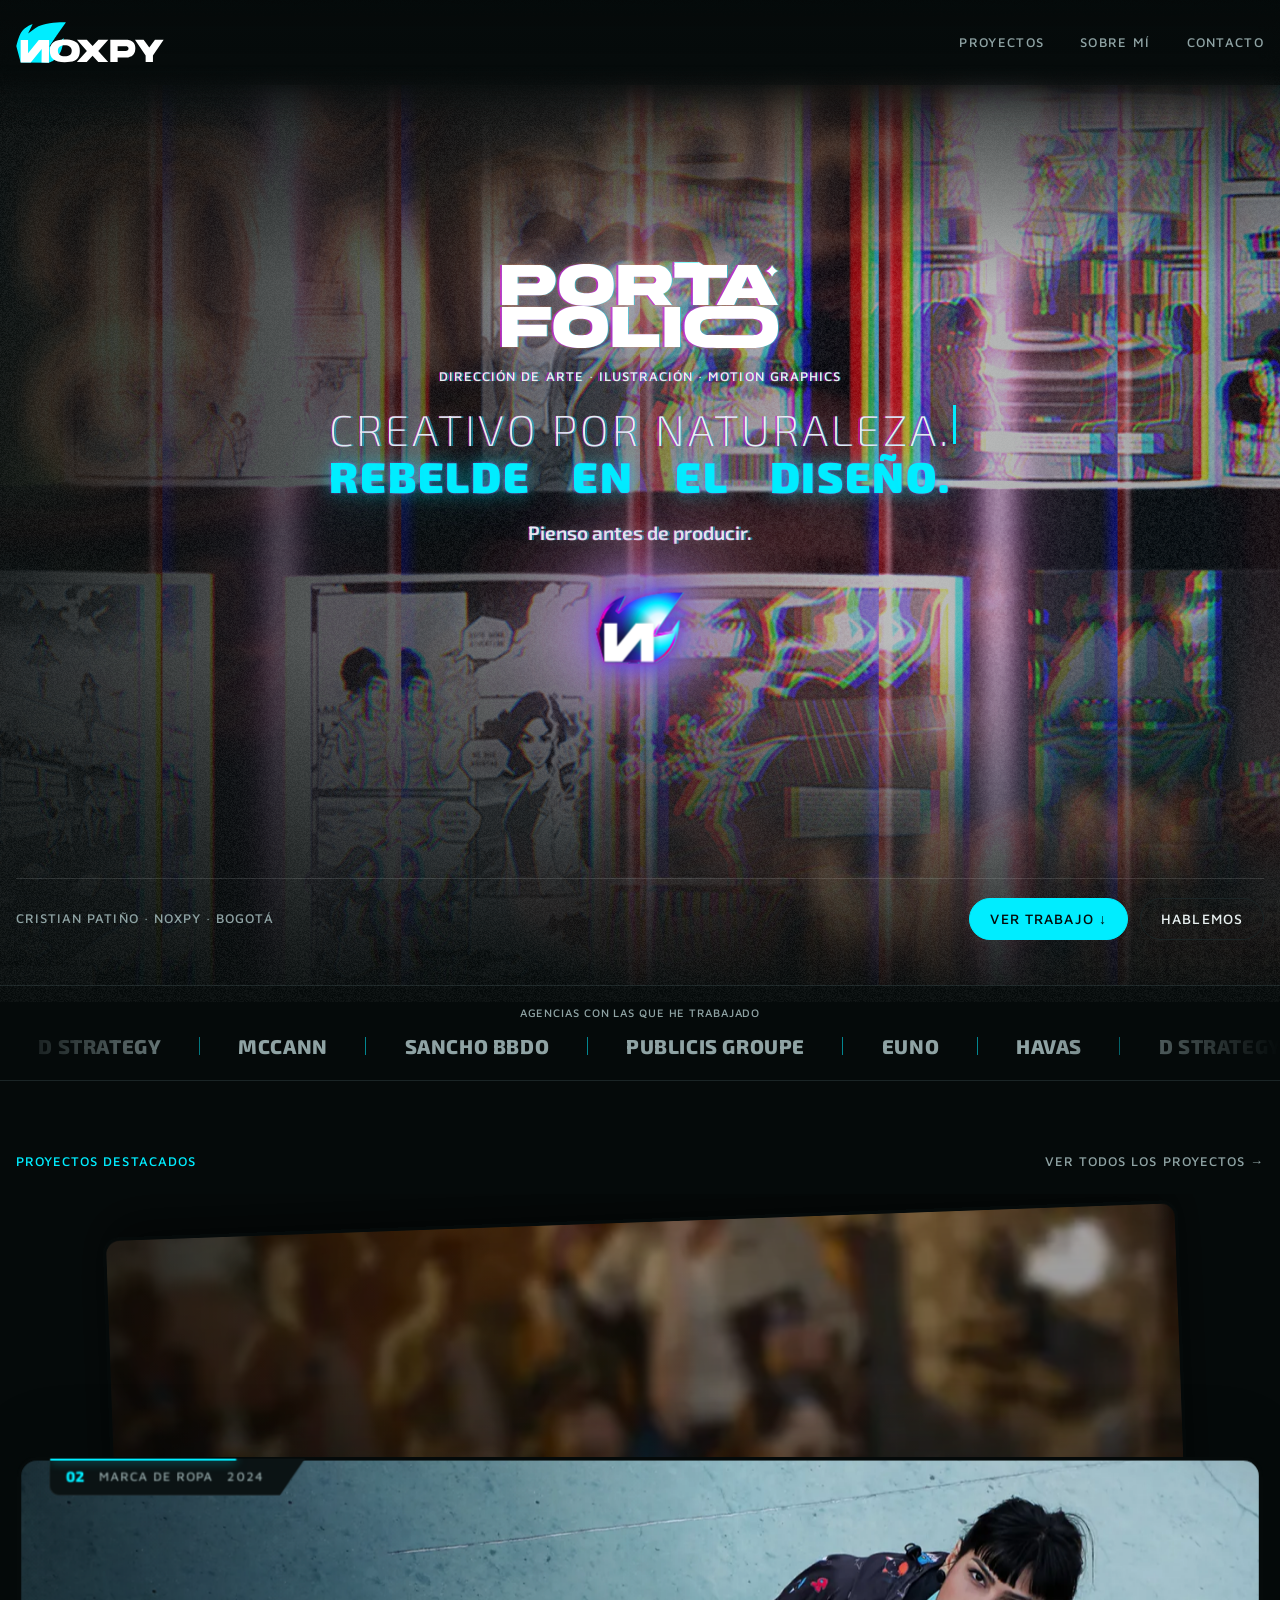
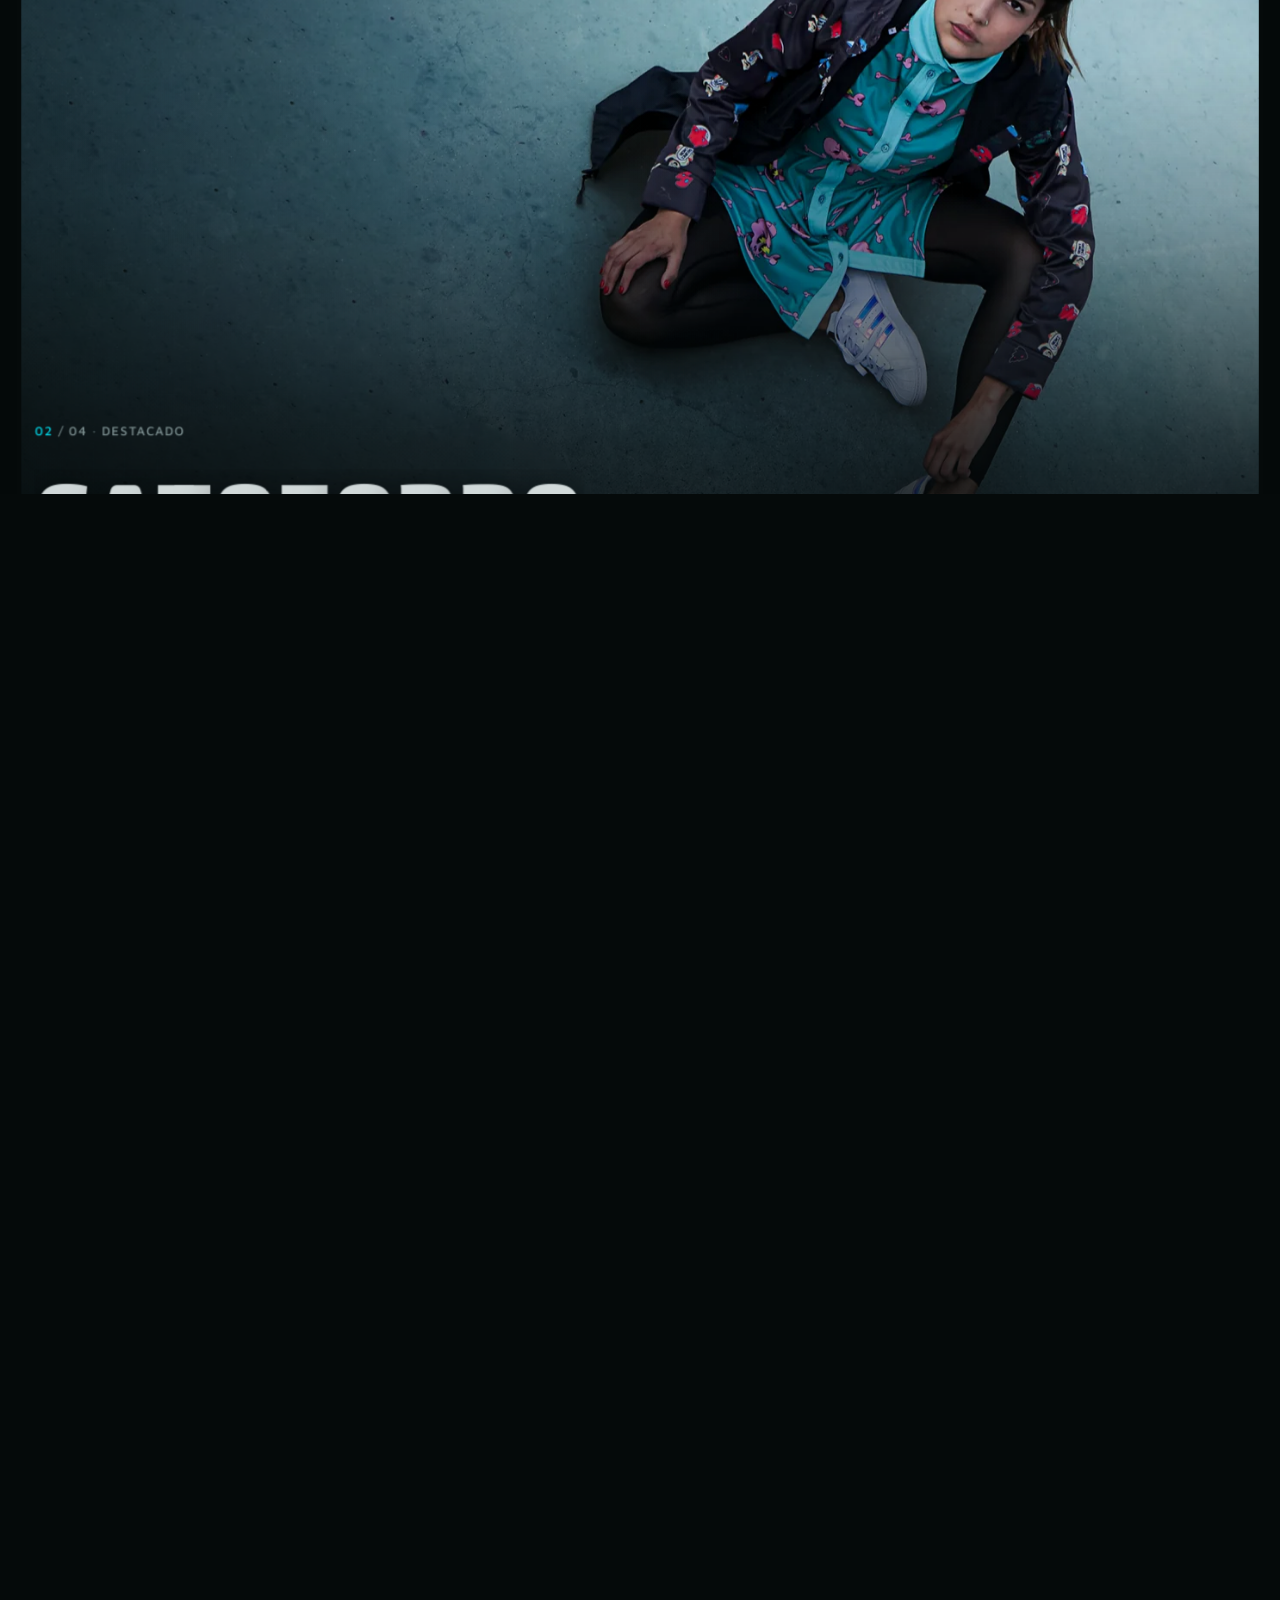
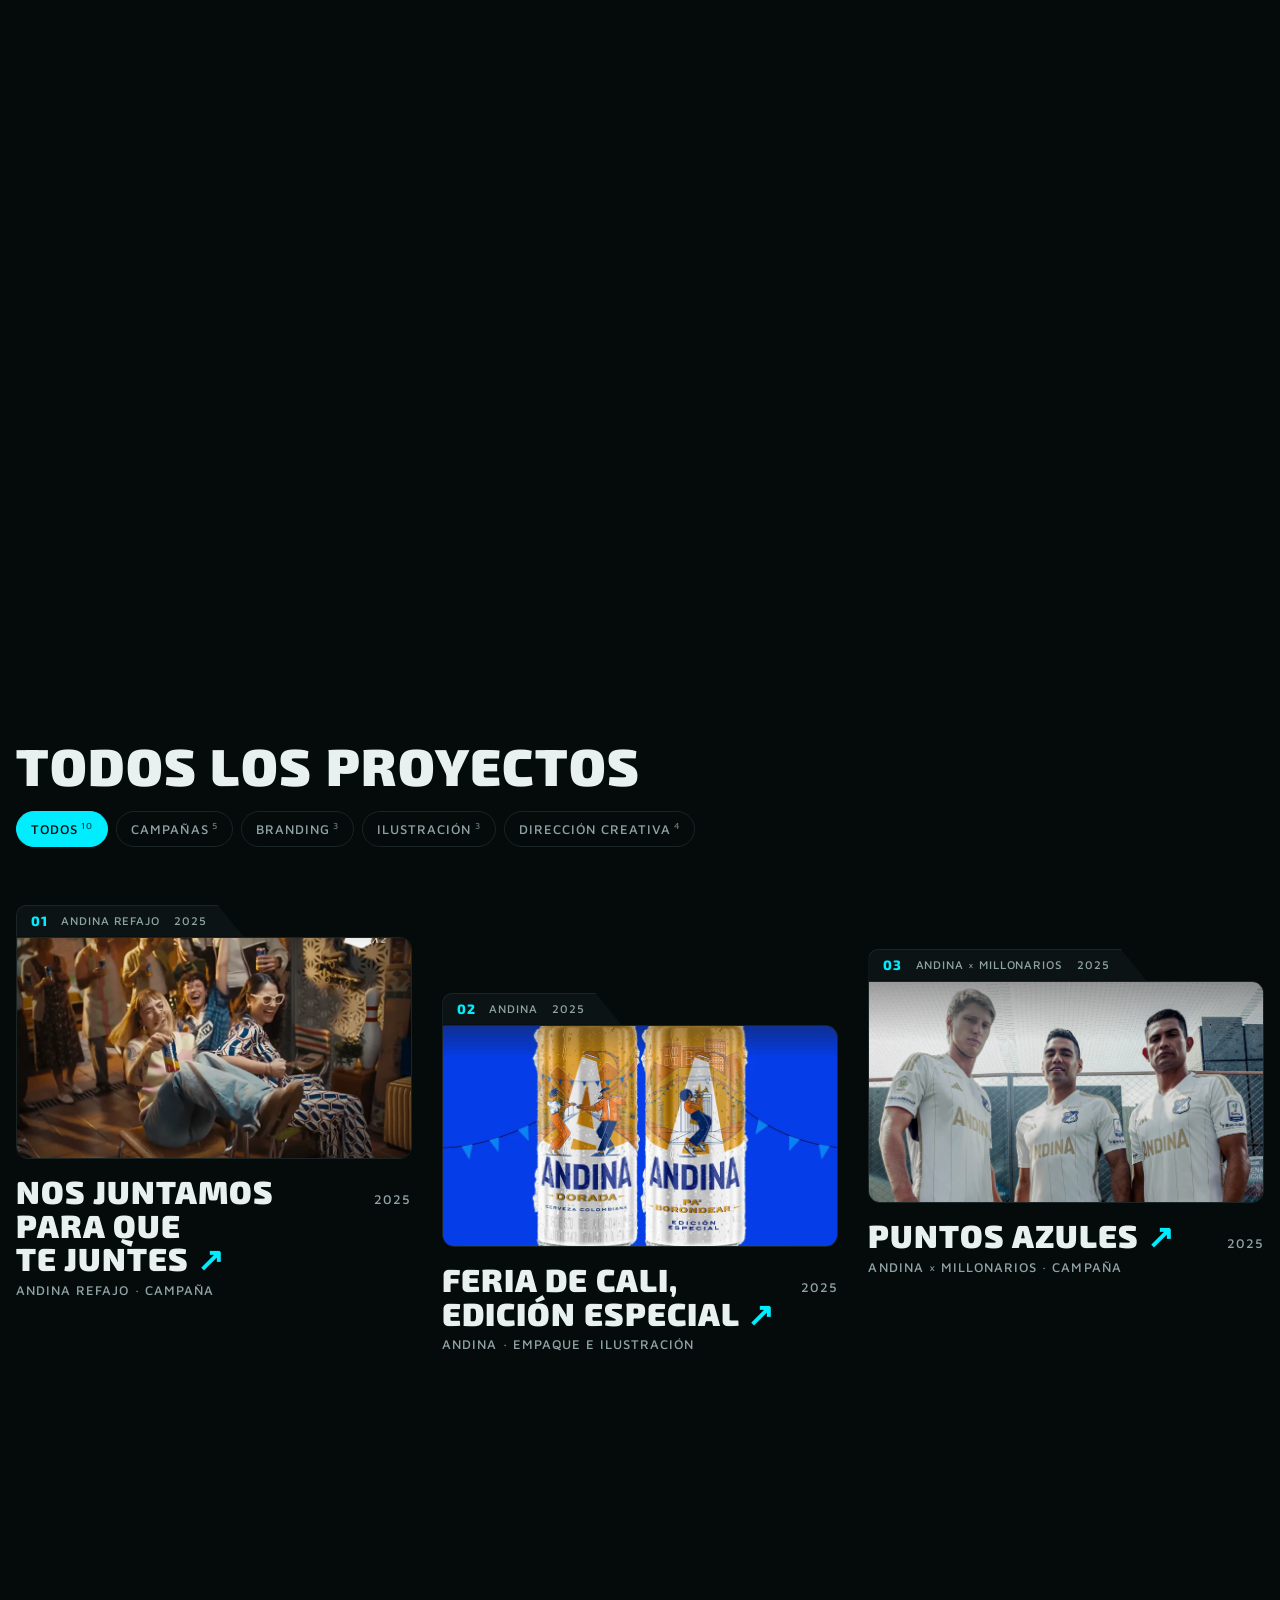
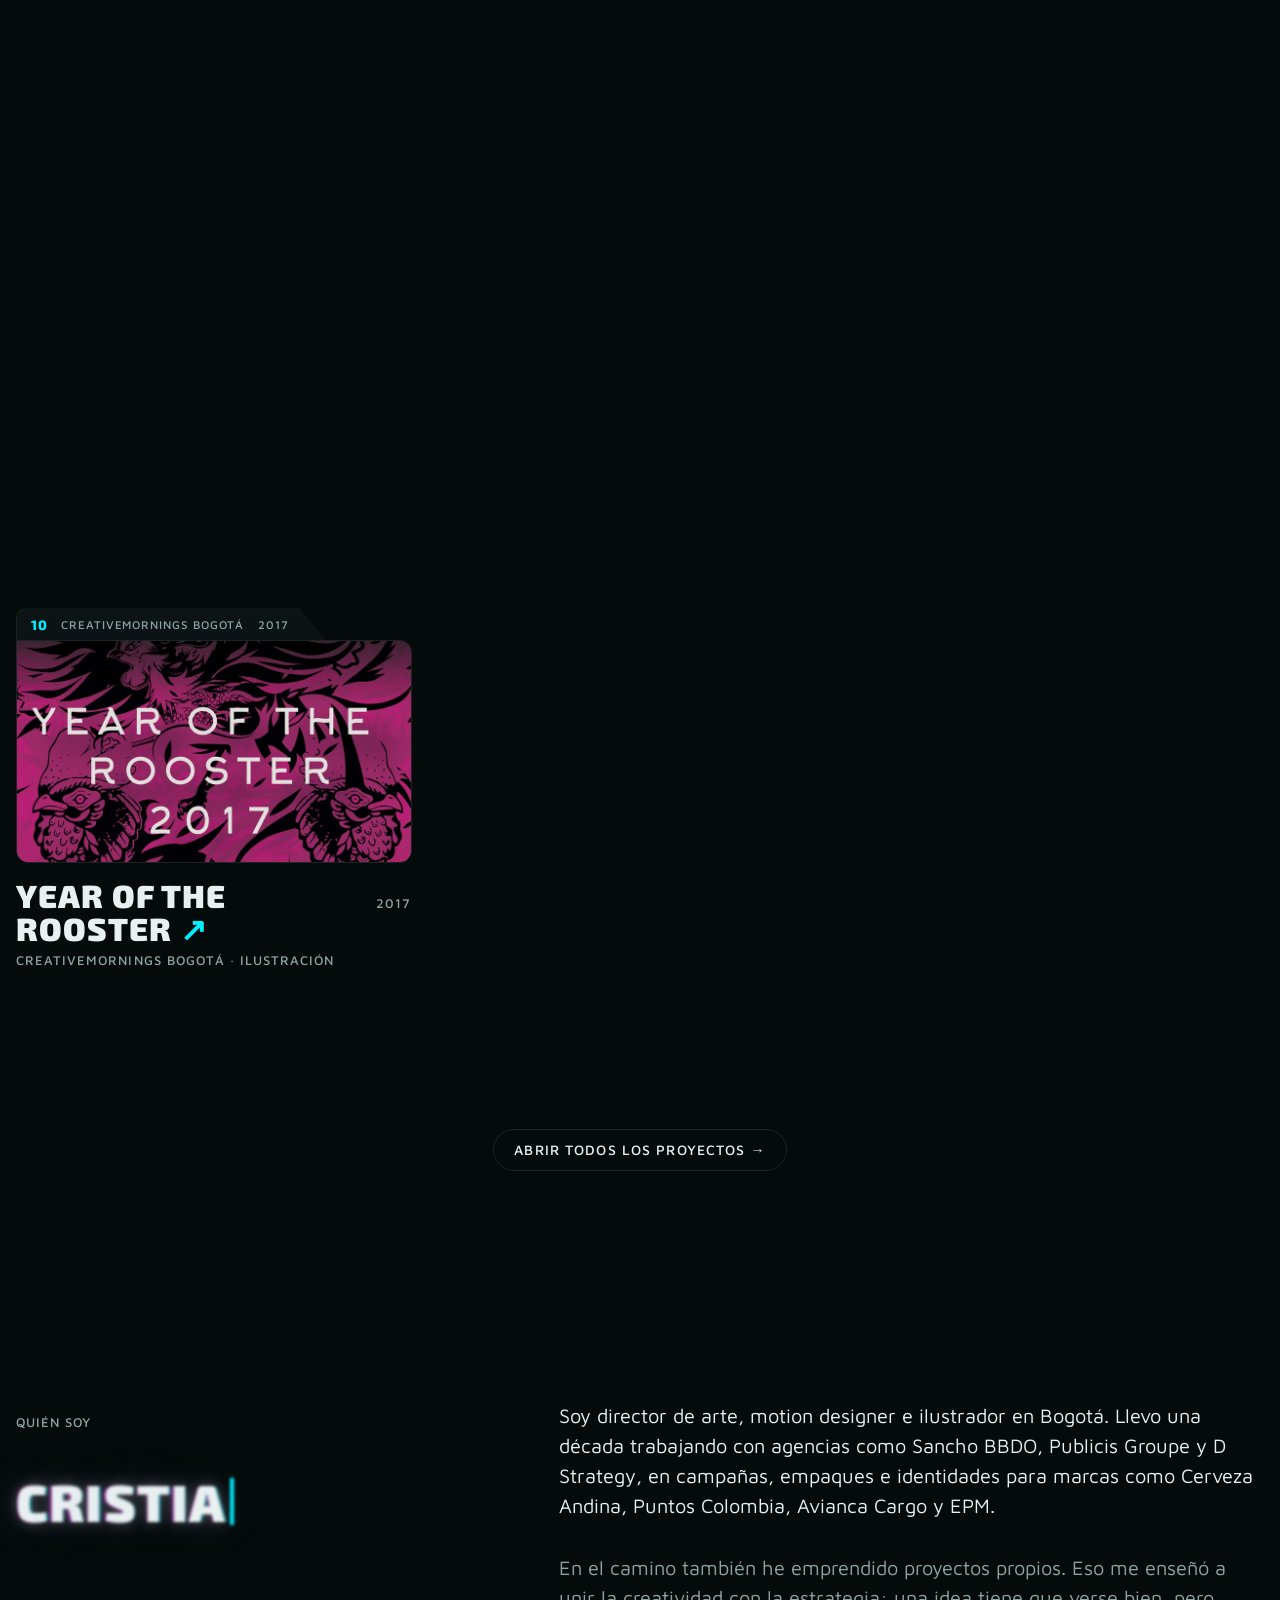
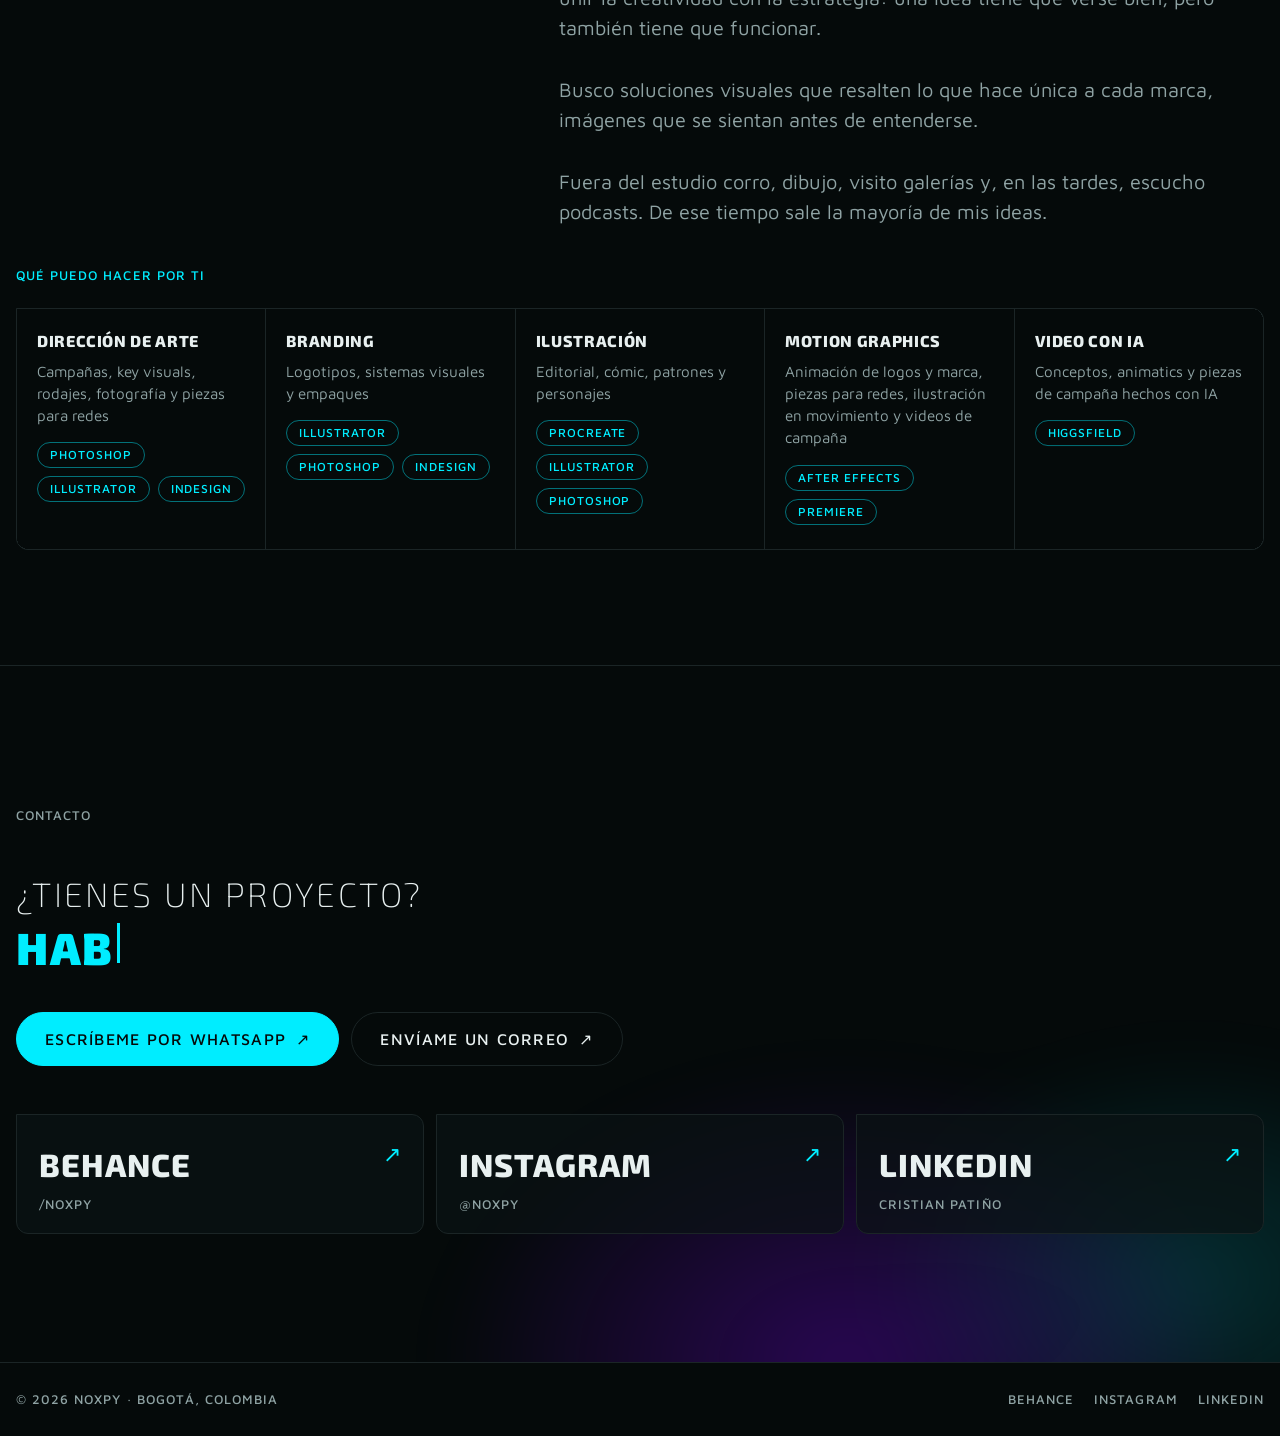
<file: index.html>
<!doctype html>
<html lang="es">
<head>
<meta charset="utf-8">
<meta name="viewport" content="width=device-width, initial-scale=1, viewport-fit=cover">
<title>NOXPY · Cristian Patiño, director de arte en Bogotá</title>
<meta name="description" content="Cristian Patiño (NOXPY), director de arte, motion designer e ilustrador en Bogotá. Campañas para Andina, Puntos Colombia, Avianca Cargo y EPM.">
<link rel="canonical" href="https://noxpy.com/">
<meta name="robots" content="index, follow, max-image-preview:large">
<meta name="author" content="Cristian Patiño">
<meta name="theme-color" content="#050A0A">
<meta name="geo.region" content="CO-DC">
<meta name="geo.placename" content="Bogotá">
<meta property="og:type" content="website">
<meta property="og:site_name" content="NOXPY">
<meta property="og:locale" content="es_CO">
<meta property="og:url" content="https://noxpy.com/">
<meta property="og:title" content="NOXPY · Cristian Patiño, director de arte en Bogotá">
<meta property="og:description" content="Cristian Patiño (NOXPY), director de arte, motion designer e ilustrador en Bogotá. Campañas para Andina, Puntos Colombia, Avianca Cargo y EPM.">
<meta property="og:image" content="https://noxpy.com/assets/img/og-noxpy.jpg">
<meta property="og:image:width" content="1200">
<meta property="og:image:height" content="630">
<meta property="og:image:alt" content="PORTAFOLIO de Cristian Patiño (NOXPY): dirección de arte, motion e ilustración en Bogotá">
<meta name="twitter:card" content="summary_large_image">
<meta name="twitter:title" content="NOXPY · Cristian Patiño, director de arte en Bogotá">
<meta name="twitter:description" content="Cristian Patiño (NOXPY), director de arte, motion designer e ilustrador en Bogotá. Campañas para Andina, Puntos Colombia, Avianca Cargo y EPM.">
<meta name="twitter:image" content="https://noxpy.com/assets/img/og-noxpy.jpg">
<link rel="icon" href="favicon.ico" sizes="48x48">
<link rel="icon" href="assets/img/simbolo.svg" type="image/svg+xml">
<link rel="apple-touch-icon" href="apple-touch-icon.png">
<link rel="manifest" href="site.webmanifest">
<link rel="preconnect" href="https://fonts.googleapis.com">
<link rel="preconnect" href="https://fonts.gstatic.com" crossorigin>
<!-- Las fuentes no bloquean el primer dibujo de la página (con mala señal la página quedaba en blanco esperándolas) -->
<link rel="preload" as="style" href="https://fonts.googleapis.com/css2?family=Exo+2:wght@200;600;700;800;900&family=Maven+Pro:wght@400;500;600&display=swap">
<link rel="stylesheet" href="https://fonts.googleapis.com/css2?family=Exo+2:wght@200;600;700;800;900&family=Maven+Pro:wght@400;500;600&display=swap" media="print" onload="this.media='all'">
<noscript><link rel="stylesheet" href="https://fonts.googleapis.com/css2?family=Exo+2:wght@200;600;700;800;900&family=Maven+Pro:wght@400;500;600&display=swap"></noscript>
<link rel="preload" as="image" href="assets/img/montaje/puntos-azules.webp" fetchpriority="high">
<link rel="stylesheet" href="assets/css/styles.css?v=202611051100">
<script type="application/ld+json">
{
 "@context": "https://schema.org",
 "@graph": [
  {
   "@type": "WebSite",
   "@id": "https://noxpy.com/#sitio",
   "url": "https://noxpy.com/",
   "name": "NOXPY",
   "alternateName": "Cristian Patiño · Portafolio",
   "inLanguage": "es-CO",
   "publisher": {
    "@id": "https://noxpy.com/#cristian"
   }
  },
  {
   "@type": "ProfilePage",
   "@id": "https://noxpy.com/#pagina",
   "url": "https://noxpy.com/",
   "name": "NOXPY · Cristian Patiño, director de arte en Bogotá",
   "inLanguage": "es-CO",
   "isPartOf": {
    "@id": "https://noxpy.com/#sitio"
   },
   "mainEntity": {
    "@id": "https://noxpy.com/#cristian"
   },
   "primaryImageOfPage": "https://noxpy.com/assets/img/og-noxpy.jpg"
  },
  {
   "@type": "Person",
   "@id": "https://noxpy.com/#cristian",
   "name": "Cristian Patiño",
   "alternateName": "NOXPY",
   "jobTitle": "Director de arte, motion designer e ilustrador",
   "description": "Director de arte, motion designer e ilustrador en Bogotá con una década de experiencia en campañas, empaques e identidades de marca.",
   "url": "https://noxpy.com/",
   "image": "https://noxpy.com/assets/img/og-noxpy.jpg",
   "email": "mailto:noxpy17@gmail.com",
   "telephone": "+57 313 313 8633",
   "address": {
    "@type": "PostalAddress",
    "addressLocality": "Bogotá",
    "addressRegion": "Bogotá D.C.",
    "addressCountry": "CO"
   },
   "knowsAbout": [
    "Dirección de arte",
    "Motion graphics",
    "Ilustración",
    "Branding",
    "Diseño de empaques",
    "Video con IA",
    "Campañas publicitarias"
   ],
   "knowsLanguage": "es",
   "sameAs": [
    "https://www.behance.net/NOXPY",
    "https://www.instagram.com/noxpy/",
    "https://www.linkedin.com/in/cristian-pati%C3%B1o-923b6199/"
   ]
  },
  {
   "@type": "ProfessionalService",
   "@id": "https://noxpy.com/#noxpy",
   "name": "NOXPY · Cristian Patiño",
   "url": "https://noxpy.com/",
   "image": "https://noxpy.com/assets/img/og-noxpy.jpg",
   "logo": "https://noxpy.com/assets/img/icon-512.png",
   "description": "Estudio de dirección de arte, motion graphics, ilustración y branding de Cristian Patiño en Bogotá.",
   "founder": {
    "@id": "https://noxpy.com/#cristian"
   },
   "address": {
    "@type": "PostalAddress",
    "addressLocality": "Bogotá",
    "addressRegion": "Bogotá D.C.",
    "addressCountry": "CO"
   },
   "areaServed": [
    {
     "@type": "Country",
     "name": "Colombia"
    },
    "Latinoamérica"
   ],
   "email": "noxpy17@gmail.com",
   "telephone": "+57 313 313 8633",
   "sameAs": [
    "https://www.behance.net/NOXPY",
    "https://www.instagram.com/noxpy/",
    "https://www.linkedin.com/in/cristian-pati%C3%B1o-923b6199/"
   ],
   "hasOfferCatalog": {
    "@type": "OfferCatalog",
    "name": "Servicios",
    "itemListElement": [
     {
      "@type": "Offer",
      "itemOffered": {
       "@type": "Service",
       "name": "Dirección de arte",
       "description": "Campañas, key visuals, rodajes, fotografía y piezas para redes"
      }
     },
     {
      "@type": "Offer",
      "itemOffered": {
       "@type": "Service",
       "name": "Branding",
       "description": "Logotipos, sistemas visuales y empaques"
      }
     },
     {
      "@type": "Offer",
      "itemOffered": {
       "@type": "Service",
       "name": "Ilustración",
       "description": "Editorial, cómic, patrones y personajes"
      }
     },
     {
      "@type": "Offer",
      "itemOffered": {
       "@type": "Service",
       "name": "Motion graphics",
       "description": "Animación de logos y marca, piezas para redes, ilustración en movimiento y videos de campaña"
      }
     },
     {
      "@type": "Offer",
      "itemOffered": {
       "@type": "Service",
       "name": "Video con IA",
       "description": "Conceptos, animatics y piezas de campaña hechos con IA"
      }
     }
    ]
   }
  }
 ]
}
</script>
</head>
<body>
<div class="grain" aria-hidden="true"></div>

<header class="site-header">
  <div class="wrap">
    <a class="brand" href="#inicio"><img src="assets/img/logo-noxpy-blanco.svg" alt="NOXPY" width="234" height="65"></a>
    <button class="menu-btn" type="button" aria-expanded="false" aria-controls="menu-principal" aria-label="Abrir menú"><span></span><span></span></button>
    <nav class="nav" id="menu-principal" aria-label="Principal">
      <a href="proyectos/">Proyectos</a>
      <a href="#sobre-mi">Sobre mí</a>
      <a href="#contacto">Contacto</a>
    </nav>
  </div>
</header>

<main id="inicio">
  <section class="hero" aria-labelledby="hero-titulo">
    <canvas class="hero-montaje" aria-hidden="true"></canvas>
    <div class="hero-velo" aria-hidden="true"></div>
    <div class="hero-grain" aria-hidden="true"></div>
    <div class="hero-marca">
      <div class="hero-marca-luz"><img src="assets/img/portafolio.svg" alt="Portafolio" width="439" height="137" decoding="async"></div>
      <p class="label hero-eyebrow" data-intro>Dirección de arte · Ilustración · Motion&nbsp;graphics</p>
      <h1 class="titulo" id="hero-titulo" data-split>
        <span class="sr-only">Cristian Patiño (NOXPY), director de arte en Bogotá. </span>
        <span class="linea">Creativo por naturaleza.</span>
        <span class="linea linea--luz">Rebelde en el diseño.</span>
      </h1>
      <p class="manifiesto" data-intro>
        <span class="sr-only">Pienso antes de producir. Exploro antes de resolver. Arriesgo con intención.</span>
        <span class="m-tipeo" aria-hidden="true" data-lineas="Pienso antes de producir.|Exploro antes de resolver.|Arriesgo con intención."><span class="m-texto">Pienso antes de producir.</span><span class="caret"></span></span>
      </p>
      <div class="hero-llama" aria-hidden="true">
        <span class="llama-halos">
          <img class="halo-n" src="assets/img/halo/n.webp" alt="" width="840" height="800" decoding="async">
          <span class="halo-llama">
            <img class="halo-a" src="assets/img/halo/llama-a.webp" alt="" width="840" height="800" decoding="async">
            <img class="halo-b" src="assets/img/halo/llama-b.webp" alt="" width="840" height="800" decoding="async">
            <img class="halo-c" src="assets/img/halo/llama-c.webp" alt="" width="840" height="800" decoding="async">
          </span>
        </span>
        <svg viewBox="70 25 940 765" focusable="false">
          <defs>
            <!-- Cuerpo líquido: núcleo de luz blanca que se desplaza dentro de un azul profundo -->
            <radialGradient id="llama-cuerpo" gradientUnits="userSpaceOnUse" cx="560" cy="520" r="620" fx="560" fy="520">
              <stop offset="0" stop-color="#ffffff"/>
              <stop offset=".16" stop-color="#d9f7ff"/>
              <stop offset=".34" stop-color="#00edff"/>
              <stop offset=".55" stop-color="#3b3dff"/>
              <stop offset=".78" stop-color="#2a0a8f"/>
              <stop offset="1" stop-color="#07061a"/>
              <animate attributeName="cx" values="560;420;640;720;560" dur="11s" repeatCount="indefinite" calcMode="spline" keySplines=".45 0 .55 1;.45 0 .55 1;.45 0 .55 1;.45 0 .55 1"/>
              <animate attributeName="cy" values="520;620;640;360;520" dur="11s" repeatCount="indefinite" calcMode="spline" keySplines=".45 0 .55 1;.45 0 .55 1;.45 0 .55 1;.45 0 .55 1"/>
              <animate attributeName="fx" values="600;380;700;760;600" dur="11s" repeatCount="indefinite" calcMode="spline" keySplines=".45 0 .55 1;.45 0 .55 1;.45 0 .55 1;.45 0 .55 1"/>
              <animate attributeName="fy" values="560;660;600;300;560" dur="11s" repeatCount="indefinite" calcMode="spline" keySplines=".45 0 .55 1;.45 0 .55 1;.45 0 .55 1;.45 0 .55 1"/>
              <animate attributeName="r" values="620;520;700;560;620" dur="13s" repeatCount="indefinite" calcMode="spline" keySplines=".45 0 .55 1;.45 0 .55 1;.45 0 .55 1;.45 0 .55 1"/>
            </radialGradient>
            <!-- Sombra interior que viaja (el azul oscuro que cruza la forma en la referencia) -->
            <radialGradient id="llama-sombra" gradientUnits="userSpaceOnUse" cx="380" cy="300" r="380">
              <stop offset="0" stop-color="#050a0a" stop-opacity=".85"/>
              <stop offset="1" stop-color="#050a0a" stop-opacity="0"/>
              <animate attributeName="cx" values="380;760;640;300;380" dur="11s" repeatCount="indefinite" calcMode="spline" keySplines=".45 0 .55 1;.45 0 .55 1;.45 0 .55 1;.45 0 .55 1"/>
              <animate attributeName="cy" values="300;260;700;520;300" dur="11s" repeatCount="indefinite" calcMode="spline" keySplines=".45 0 .55 1;.45 0 .55 1;.45 0 .55 1;.45 0 .55 1"/>
            </radialGradient>
            <!-- Filo de luz que gira por el borde: #df00f7 a #ff007a -->
            <linearGradient id="llama-filo" gradientUnits="userSpaceOnUse" x1="120" y1="400" x2="1000" y2="400">
              <stop offset="0" stop-color="#ff007a" stop-opacity="0"/>
              <stop offset=".35" stop-color="#ff007a"/>
              <stop offset=".5" stop-color="#df00f7"/>
              <stop offset=".62" stop-color="#df00f7" stop-opacity="0"/>
              <animateTransform attributeName="gradientTransform" type="rotate" values="0 540 400; 360 540 400" dur="9s" repeatCount="indefinite"/>
            </linearGradient>
            <!-- ENTRADA (como el estallido de la referencia): chispa → el fuego se abre desde ahí con borde en llamas -->
            <filter id="borde-fuego" x="-20%" y="-20%" width="140%" height="140%">
              <feTurbulence type="fractalNoise" baseFrequency="0.018" numOctaves="3" seed="9" result="r"/>
              <feDisplacementMap in="SourceGraphic" in2="r" scale="150" xChannelSelector="R" yChannelSelector="G"/>
            </filter>
            <mask id="llama-mascara" maskUnits="userSpaceOnUse" x="-200" y="-200" width="1500" height="1300">
              <g filter="url(#borde-fuego)">
                <circle cx="150" cy="520" r="0" fill="#fff">
                  <animate attributeName="r" values="0;70;1050" keyTimes="0;.28;1" begin="0.6s" dur="1.35s" fill="freeze" calcMode="spline" keySplines=".2 .8 .3 1; .55 0 .25 1"/>
                </circle>
              </g>
            </mask>
            <radialGradient id="llama-calor" gradientUnits="userSpaceOnUse" cx="200" cy="520" r="560">
              <stop offset="0" stop-color="#ffffff"/>
              <stop offset=".35" stop-color="#ffd1f0"/>
              <stop offset=".7" stop-color="#ff007a"/>
              <stop offset="1" stop-color="#df00f7" stop-opacity="0"/>
              <animate attributeName="cx" values="200;620" begin="0.6s" dur="1.6s" fill="freeze" calcMode="spline" keySplines=".4 0 .2 1"/>
              <animate attributeName="cy" values="520;300" begin="0.6s" dur="1.6s" fill="freeze" calcMode="spline" keySplines=".4 0 .2 1"/>
            </radialGradient>
            <clipPath id="llama-recorte"><path d="M991.91,41.51s-356.65-21.64-559.22,104.86l-130.1,99.12,82.53-168.95s-124.38,28.51-207.19,145.28c-46.96,66.23-89.65,254.27-89.65,254.27l79.18,292.08,533.37,4.69s38.34-19.79,79.76-49.98c48-34.99,93.98-97.7,119.49-152.59,43.6-93.79,51.91-244.94,51.91-244.94l-80.89,120.1-181.68,35.02,148.06-219.92,154.43-219.03Z"/></clipPath>
            <!-- Ondulación líquida: lenta y amplia, sin saltos -->
            <filter id="llama-fuego" x="-15%" y="-15%" width="130%" height="130%">
              <feTurbulence type="fractalNoise" baseFrequency="0.0035 0.005" numOctaves="2" seed="7" result="ruido">
                <animate attributeName="baseFrequency" values="0.0035 0.005; 0.0045 0.0065; 0.003 0.0055; 0.0035 0.005" dur="9s" repeatCount="indefinite" calcMode="spline" keySplines=".45 0 .55 1;.45 0 .55 1;.45 0 .55 1"/>
              </feTurbulence>
              <feDisplacementMap in="SourceGraphic" in2="ruido" scale="22" xChannelSelector="R" yChannelSelector="G" result="ondulada">
                <animate attributeName="scale" values="110;22" begin="0.6s" dur="2s" fill="freeze" calcMode="spline" keySplines=".2 .7 .3 1"/>
              </feDisplacementMap>
              <feGaussianBlur in="ondulada" stdDeviation="6"/>
            </filter>
            <filter id="llama-filo-blur" x="-10%" y="-10%" width="120%" height="120%"><feGaussianBlur stdDeviation="7"/></filter>
            <!-- Desfase RGB: franja #df00f7 a la izquierda, cian a la derecha -->
            <filter id="llama-rgb" x="-10%" y="-10%" width="120%" height="120%" color-interpolation-filters="sRGB">
              <feOffset in="SourceAlpha" dx="-8" result="izq"/>
              <feFlood flood-color="#df00f7" flood-opacity=".75"/>
              <feComposite in2="izq" operator="in" result="franjaIzq"/>
              <feOffset in="SourceAlpha" dx="8" result="der"/>
              <feFlood flood-color="#00edff" flood-opacity=".65"/>
              <feComposite in2="der" operator="in" result="franjaDer"/>
              <feMerge><feMergeNode in="franjaIzq"/><feMergeNode in="franjaDer"/><feMergeNode in="SourceGraphic"/></feMerge>
            </filter>
          </defs>
          <g filter="url(#llama-rgb)">
            <g class="llama-capa" mask="url(#llama-mascara)" filter="url(#llama-fuego)">
              <path fill="url(#llama-cuerpo)" d="M991.91,41.51s-356.65-21.64-559.22,104.86l-130.1,99.12,82.53-168.95s-124.38,28.51-207.19,145.28c-46.96,66.23-89.65,254.27-89.65,254.27l79.18,292.08,533.37,4.69s38.34-19.79,79.76-49.98c48-34.99,93.98-97.7,119.49-152.59,43.6-93.79,51.91-244.94,51.91-244.94l-80.89,120.1-181.68,35.02,148.06-219.92,154.43-219.03Z"/>
              <path fill="url(#llama-sombra)" d="M991.91,41.51s-356.65-21.64-559.22,104.86l-130.1,99.12,82.53-168.95s-124.38,28.51-207.19,145.28c-46.96,66.23-89.65,254.27-89.65,254.27l79.18,292.08,533.37,4.69s38.34-19.79,79.76-49.98c48-34.99,93.98-97.7,119.49-152.59,43.6-93.79,51.91-244.94,51.91-244.94l-80.89,120.1-181.68,35.02,148.06-219.92,154.43-219.03Z"/>
              <g clip-path="url(#llama-recorte)"><path fill="none" stroke="url(#llama-filo)" stroke-width="46" filter="url(#llama-filo-blur)" d="M991.91,41.51s-356.65-21.64-559.22,104.86l-130.1,99.12,82.53-168.95s-124.38,28.51-207.19,145.28c-46.96,66.23-89.65,254.27-89.65,254.27l79.18,292.08,533.37,4.69s38.34-19.79,79.76-49.98c48-34.99,93.98-97.7,119.49-152.59,43.6-93.79,51.91-244.94,51.91-244.94l-80.89,120.1-181.68,35.02,148.06-219.92,154.43-219.03Z"/></g>
              <path fill="url(#llama-calor)" opacity="0" d="M991.91,41.51s-356.65-21.64-559.22,104.86l-130.1,99.12,82.53-168.95s-124.38,28.51-207.19,145.28c-46.96,66.23-89.65,254.27-89.65,254.27l79.18,292.08,533.37,4.69s38.34-19.79,79.76-49.98c48-34.99,93.98-97.7,119.49-152.59,43.6-93.79,51.91-244.94,51.91-244.94l-80.89,120.1-181.68,35.02,148.06-219.92,154.43-219.03Z">
                <animate attributeName="opacity" values="0;1;.85;0" keyTimes="0;.2;.45;1" begin="0.6s" dur="2.1s" fill="freeze"/>
              </path>
            </g>
            <!-- Chispa inicial -->
            <circle cx="150" cy="520" r="0" fill="#ffffff">
              <animate attributeName="r" values="0;16;10;22;0" keyTimes="0;.3;.5;.8;1" begin="0.32s" dur="0.5s" fill="freeze"/>
            </circle>
            <circle cx="150" cy="520" r="9" fill="#ff007a" opacity="0">
              <animate attributeName="cx" values="150;90" begin="0.9s" dur="1.1s" fill="freeze" calcMode="spline" keySplines=".2 .6 .3 1"/>
              <animate attributeName="cy" values="520;300" begin="0.9s" dur="1.1s" fill="freeze" calcMode="spline" keySplines=".2 .6 .3 1"/>
              <animate attributeName="r" values="9;2.7" begin="0.9s" dur="1.1s" fill="freeze"/>
              <animate attributeName="opacity" values="0;1;0" keyTimes="0;.2;1" begin="0.9s" dur="1.1s" fill="freeze"/>
            </circle>
            <circle cx="160" cy="500" r="7" fill="#df00f7" opacity="0">
              <animate attributeName="cx" values="160;330" begin="1.0s" dur="1.1s" fill="freeze" calcMode="spline" keySplines=".2 .6 .3 1"/>
              <animate attributeName="cy" values="500;220" begin="1.0s" dur="1.1s" fill="freeze" calcMode="spline" keySplines=".2 .6 .3 1"/>
              <animate attributeName="r" values="7;2.1" begin="1.0s" dur="1.1s" fill="freeze"/>
              <animate attributeName="opacity" values="0;1;0" keyTimes="0;.2;1" begin="1.0s" dur="1.1s" fill="freeze"/>
            </circle>
            <circle cx="140" cy="540" r="6" fill="#ff007a" opacity="0">
              <animate attributeName="cx" values="140;60" begin="1.05s" dur="1.1s" fill="freeze" calcMode="spline" keySplines=".2 .6 .3 1"/>
              <animate attributeName="cy" values="540;420" begin="1.05s" dur="1.1s" fill="freeze" calcMode="spline" keySplines=".2 .6 .3 1"/>
              <animate attributeName="r" values="6;1.8" begin="1.05s" dur="1.1s" fill="freeze"/>
              <animate attributeName="opacity" values="0;1;0" keyTimes="0;.2;1" begin="1.05s" dur="1.1s" fill="freeze"/>
            </circle>
            <circle cx="170" cy="510" r="6" fill="#00edff" opacity="0">
              <animate attributeName="cx" values="170;520" begin="1.15s" dur="1.1s" fill="freeze" calcMode="spline" keySplines=".2 .6 .3 1"/>
              <animate attributeName="cy" values="510;160" begin="1.15s" dur="1.1s" fill="freeze" calcMode="spline" keySplines=".2 .6 .3 1"/>
              <animate attributeName="r" values="6;1.8" begin="1.15s" dur="1.1s" fill="freeze"/>
              <animate attributeName="opacity" values="0;1;0" keyTimes="0;.2;1" begin="1.15s" dur="1.1s" fill="freeze"/>
            </circle>
            <circle cx="150" cy="520" r="5" fill="#ffffff" opacity="0">
              <animate attributeName="cx" values="150;250" begin="1.1s" dur="1.1s" fill="freeze" calcMode="spline" keySplines=".2 .6 .3 1"/>
              <animate attributeName="cy" values="520;300" begin="1.1s" dur="1.1s" fill="freeze" calcMode="spline" keySplines=".2 .6 .3 1"/>
              <animate attributeName="r" values="5;1.5" begin="1.1s" dur="1.1s" fill="freeze"/>
              <animate attributeName="opacity" values="0;1;0" keyTimes="0;.2;1" begin="1.1s" dur="1.1s" fill="freeze"/>
            </circle>
            <g clip-path="url(#llama-recorte)"><polygon class="llama-n" fill="#ffffff" points="166.45 364.47 301.06 364.47 301.06 605.83 497.16 364.47 685.72 364.47 685.72 771.76 550.53 771.76 550.53 526.34 350.95 771.76 166.45 771.76 166.45 364.47"/></g>
          </g>
        </svg>
      </div>
    </div>
    <div class="wrap hero-grid">
      <div class="hero-foot" data-intro>
        <p class="label">Cristian Patiño · NOXPY · Bogotá</p>
        <div class="actions">
          <a class="btn btn--solid" href="#destacados">Ver trabajo ↓</a>
          <a class="btn" href="#contacto">Hablemos</a>
        </div>
      </div>
    </div>
    <button class="intro-saltar label" type="button" hidden>Saltar intro</button>
  </section>


  <section class="clients" aria-label="Agencias con las que he trabajado">
    <p class="label clients-titulo">Agencias con las que he trabajado</p>
    <div class="clients-cinta">
      <ul class="clients-pista">
        <li>D Strategy</li>
        <li>McCann</li>
        <li>Sancho BBDO</li>
        <li>Publicis Groupe</li>
        <li>Euno</li>
        <li>Havas</li>
      </ul>
    </div>
  </section>

  <section class="featured" id="destacados" aria-labelledby="destacados-titulo">
    <div class="wrap featured-head">
      <h2 class="label" id="destacados-titulo">Proyectos destacados</h2>
      <a class="label" href="proyectos/">Ver todos los proyectos →</a>
    </div>
    <div class="feature-stack">
      <article class="feature">
        <div class="folder">
          <span class="folder-tab" aria-hidden="true"><b>01</b><span>Andina Refajo</span><i>2025</i></span>
        <a class="feature-inner" href="https://www.behance.net/gallery/218897783/Andina-Refajo-Nos-Juntamos-para-que-te-juntes" target="_blank" rel="noopener">
          <div class="feature-media"><img style="--foco: 45% 35%" src="assets/img/andina-refajo.webp" alt="Grupo de amigos celebrando con Refajo Andina en una sala de bolos" width="808" height="632" loading="lazy"></div>
          <div class="feature-copy wrap">
            <p class="label feature-index"><span>01</span> / 04 · Destacado</p>
            <h3 class="titulo feature-title">Nos juntamos para que te juntes</h3>
            <div class="feature-meta">
              <span class="label">Andina Refajo</span>
              <span class="label">2025</span>
              <span class="label">Campaña</span>
              <span class="btn btn--solid feature-cta">Ver proyecto ↗</span>
            </div>
          </div>
        </a>
        </div>
      </article>
      <article class="feature">
        <div class="folder">
          <span class="folder-tab" aria-hidden="true"><b>02</b><span>Marca de ropa</span><i>2024</i></span>
        <a class="feature-inner" href="https://www.behance.net/gallery/119048617/GATOZORRO" target="_blank" rel="noopener">
          <div class="feature-media"><img style="--foco: 72% 30%" src="assets/img/gatozorro-portada.webp" alt="Modelo con chaqueta de patrón GATOZORRO bajo el logotipo de la marca" width="1600" height="1027" loading="lazy"></div>
          <div class="feature-copy wrap">
            <p class="label feature-index"><span>02</span> / 04 · Destacado</p>
            <h3 class="titulo feature-title">GATOZORRO</h3>
            <div class="feature-meta">
              <span class="label">Marca de ropa</span>
              <span class="label">2024</span>
              <span class="label">Branding · Ilustración</span>
              <span class="btn btn--solid feature-cta">Ver proyecto ↗</span>
            </div>
          </div>
        </a>
        </div>
      </article>
      <article class="feature">
        <div class="folder">
          <span class="folder-tab" aria-hidden="true"><b>03</b><span>Barbería, Bogotá</span><i>2022</i></span>
        <a class="feature-inner" href="https://www.behance.net/gallery/147572203/Dapper-Men-Barbers" target="_blank" rel="noopener">
          <div class="feature-media"><img style="--foco: 50% 42%" src="assets/img/dapper-portada.webp" alt="Logotipo de Dapper Men Barbers en letras de neón sobre un barbero tatuado" width="1600" height="1027" loading="lazy"></div>
          <div class="feature-copy wrap">
            <p class="label feature-index"><span>03</span> / 04 · Destacado</p>
            <h3 class="titulo feature-title">Dapper Men Barbers</h3>
            <div class="feature-meta">
              <span class="label">Barbería, Bogotá</span>
              <span class="label">2022</span>
              <span class="label">Identidad</span>
              <span class="btn btn--solid feature-cta">Ver proyecto ↗</span>
            </div>
          </div>
        </a>
        </div>
      </article>
      <article class="feature">
        <div class="folder">
          <span class="folder-tab" aria-hidden="true"><b>04</b><span>Andina × Millonarios</span><i>2025</i></span>
        <a class="feature-inner" href="https://www.behance.net/gallery/220245487/Andina-Millonarios-Puntos-Azules" target="_blank" rel="noopener">
          <div class="feature-media"><img style="--foco: 50% 28%" src="assets/img/puntos-azules.webp" alt="Tres jugadores de Millonarios con la camiseta blanca patrocinada por Andina, frente a una reja" width="1600" height="1067" loading="lazy"></div>
          <div class="feature-copy wrap">
            <p class="label feature-index"><span>04</span> / 04 · Destacado</p>
            <h3 class="titulo feature-title">Puntos Azules</h3>
            <div class="feature-meta">
              <span class="label">Andina × Millonarios</span>
              <span class="label">2025</span>
              <span class="label">Campaña</span>
              <span class="btn btn--solid feature-cta">Ver proyecto ↗</span>
            </div>
          </div>
        </a>
        </div>
      </article>
    </div>
  </section>

  <section class="section" id="proyectos">
    <div class="wrap">
      <div class="section-head">
        <div class="halo" aria-hidden="true"></div>
        <h2 class="titulo">Todos los proyectos</h2>
        <div class="filters" role="group" aria-label="Filtrar proyectos">
          <button class="chip" type="button" data-filter="todos" aria-pressed="true">Todos</button>
          <button class="chip" type="button" data-filter="campana" aria-pressed="false">Campañas</button>
          <button class="chip" type="button" data-filter="branding" aria-pressed="false">Branding</button>
          <button class="chip" type="button" data-filter="ilustracion" aria-pressed="false">Ilustración</button>
          <button class="chip" type="button" data-filter="direccion" aria-pressed="false">Dirección creativa</button>
        </div>
      </div>

      <ul class="work-grid">
        <li class="card" data-cat="campana direccion">
          <a href="https://www.behance.net/gallery/218897783/Andina-Refajo-Nos-Juntamos-para-que-te-juntes" target="_blank" rel="noopener">
            <div class="card-folder">
              <span class="folder-tab" aria-hidden="true"><b>01</b><span>Andina Refajo</span><i>2025</i></span>
              <figure><img src="assets/img/andina-refajo.webp" alt="Grupo de amigos celebrando con Refajo Andina en una sala de bolos" width="808" height="632" loading="lazy"></figure>
            </div>
            <div class="card-meta">
              <h3 class="titulo">Nos juntamos para que te juntes <span class="arrow">↗</span></h3>
              <span class="label year">2025</span>
              <span class="label tags">Andina Refajo · Campaña</span>
            </div>
          </a>
        </li>
        <li class="card" data-cat="campana branding">
          <a href="https://www.behance.net/gallery/233699121/Andina-Feria-de-Cali-Edicion-Especial" target="_blank" rel="noopener">
            <div class="card-folder">
              <span class="folder-tab" aria-hidden="true"><b>02</b><span>Andina</span><i>2025</i></span>
              <figure><img src="assets/img/andina-feria-cali.webp" alt="Latas de edición especial Andina para la Feria de Cali sobre fondo azul" width="808" height="632" loading="lazy"></figure>
            </div>
            <div class="card-meta">
              <h3 class="titulo">Feria de Cali, edición especial <span class="arrow">↗</span></h3>
              <span class="label year">2025</span>
              <span class="label tags">Andina · Empaque e ilustración</span>
            </div>
          </a>
        </li>
        <li class="card" data-cat="campana">
          <a href="https://www.behance.net/gallery/220245487/Andina-Millonarios-Puntos-Azules" target="_blank" rel="noopener">
            <div class="card-folder">
              <span class="folder-tab" aria-hidden="true"><b>03</b><span>Andina × Millonarios</span><i>2025</i></span>
              <figure><img src="assets/img/puntos-azules.webp" alt="Tres jugadores de Millonarios con la camiseta blanca patrocinada por Andina, frente a una reja" width="1600" height="1067" loading="lazy"></figure>
            </div>
            <div class="card-meta">
              <h3 class="titulo">Puntos Azules <span class="arrow">↗</span></h3>
              <span class="label year">2025</span>
              <span class="label tags">Andina × Millonarios · Campaña</span>
            </div>
          </a>
        </li>
        <li class="card" data-cat="branding ilustracion direccion">
          <a href="https://www.behance.net/gallery/119048617/GATOZORRO" target="_blank" rel="noopener">
            <div class="card-folder">
              <span class="folder-tab" aria-hidden="true"><b>04</b><span>Marca de ropa</span><i>2024</i></span>
              <figure><img src="assets/img/gatozorro-01.webp" alt="Modelo con chaqueta de patrón ilustrado de GATOZORRO" width="1600" height="1027" loading="lazy"></figure>
            </div>
            <div class="card-meta">
              <h3 class="titulo">GATOZORRO <span class="arrow">↗</span></h3>
              <span class="label year">2024</span>
              <span class="label tags">Marca de ropa · Branding e ilustración</span>
            </div>
          </a>
        </li>
        <li class="card" data-cat="campana direccion">
          <a href="https://www.behance.net/gallery/185301681/Clouds-Avianca-Cargo" target="_blank" rel="noopener">
            <div class="card-folder">
              <span class="folder-tab" aria-hidden="true"><b>05</b><span>Avianca Cargo</span><i>2024</i></span>
              <figure><img src="assets/img/avianca-cargo.webp" alt="Nube con forma de animal sobre palmeras y una mano que la señala" width="808" height="632" loading="lazy"></figure>
            </div>
            <div class="card-meta">
              <h3 class="titulo">Clouds <span class="arrow">↗</span></h3>
              <span class="label year">2024</span>
              <span class="label tags">Avianca Cargo · Dirección de arte</span>
            </div>
          </a>
        </li>
        <li class="card" data-cat="direccion">
          <a href="https://www.youtube.com/watch?v=Kd15JfVSAz0" target="_blank" rel="noopener" data-video="Kd15JfVSAz0" data-video-titulo="120 · Naiza">
            <div class="card-folder">
              <span class="folder-tab" aria-hidden="true"><b>06</b><span>Naiza</span><i>2023</i></span>
              <figure><img src="assets/img/naiza-120.webp" alt="Portada del álbum 120 de Naiza, figura iluminada en violeta" width="1600" height="1027" loading="lazy"></figure>
            </div>
            <div class="card-meta">
              <h3 class="titulo">120 <span class="arrow">↗</span></h3>
              <span class="label year">2023</span>
              <span class="label tags">Naiza · Lanzamiento de álbum</span>
            </div>
          </a>
        </li>
        <li class="card" data-cat="campana">
          <a href="https://www.behance.net/gallery/177823559/Mueve-tus-Puntos-Puntos-Colombia" target="_blank" rel="noopener">
            <div class="card-folder">
              <span class="folder-tab" aria-hidden="true"><b>07</b><span>Puntos Colombia</span><i>2023</i></span>
              <figure><img src="assets/img/puntos-colombia.webp" alt="Pareja comiendo pizza junto a un food truck con letrero de neón" width="808" height="632" loading="lazy"></figure>
            </div>
            <div class="card-meta">
              <h3 class="titulo">Mueve tus Puntos <span class="arrow">↗</span></h3>
              <span class="label year">2023</span>
              <span class="label tags">Puntos Colombia · Campaña</span>
            </div>
          </a>
        </li>
        <li class="card" data-cat="ilustracion">
          <a href="https://www.behance.net/gallery/179843493/La-Liga-EPM" target="_blank" rel="noopener">
            <div class="card-folder">
              <span class="folder-tab" aria-hidden="true"><b>08</b><span>EPM</span><i>2023</i></span>
              <figure><img src="assets/img/la-liga-epm.webp" alt="Páginas de cómic en blanco y negro de La Liga EPM" width="808" height="632" loading="lazy"></figure>
            </div>
            <div class="card-meta">
              <h3 class="titulo">La Liga <span class="arrow">↗</span></h3>
              <span class="label year">2023</span>
              <span class="label tags">EPM · Cómic</span>
            </div>
          </a>
        </li>
        <li class="card" data-cat="branding">
          <a href="https://www.behance.net/gallery/147572203/Dapper-Men-Barbers" target="_blank" rel="noopener">
            <div class="card-folder">
              <span class="folder-tab" aria-hidden="true"><b>09</b><span>Barbería</span><i>2022</i></span>
              <figure><img src="assets/img/dapper.webp" alt="Logotipo de Dapper Men Barbers en letras de neón sobre un barbero tatuado" width="808" height="632" loading="lazy"></figure>
            </div>
            <div class="card-meta">
              <h3 class="titulo">Dapper Men Barbers <span class="arrow">↗</span></h3>
              <span class="label year">2022</span>
              <span class="label tags">Barbería · Identidad</span>
            </div>
          </a>
        </li>
        <li class="card" data-cat="ilustracion">
          <a href="https://www.behance.net/gallery/47842055/Year-of-the-rooster-2017-CreativeMornings-Bog" target="_blank" rel="noopener">
            <div class="card-folder">
              <span class="folder-tab" aria-hidden="true"><b>10</b><span>CreativeMornings Bogotá</span><i>2017</i></span>
              <figure><img src="assets/img/year-of-the-rooster.webp" alt="Ilustración de gallos en negro sobre fondo magenta, Year of the Rooster 2017" width="808" height="632" loading="lazy"></figure>
            </div>
            <div class="card-meta">
              <h3 class="titulo">Year of the Rooster <span class="arrow">↗</span></h3>
              <span class="label year">2017</span>
              <span class="label tags">CreativeMornings Bogotá · Ilustración</span>
            </div>
          </a>
        </li>
      </ul>
      <div class="more">
        <a class="btn" href="proyectos/">Abrir todos los proyectos →</a>
      </div>
    </div>
  </section>

  <section class="section about" id="sobre-mi">
    <div class="wrap">
      <div class="about-head">
        <p class="label">Quién soy</p>
        <h2 class="titulo nombre-tipeo">Cristian Patiño</h2>
      </div>
      <div class="about-body">
        <p>Soy director de arte, motion designer e ilustrador en Bogotá. Llevo una década trabajando con agencias como Sancho BBDO, Publicis Groupe y D Strategy, en campañas, empaques e identidades para marcas como Cerveza Andina, Puntos Colombia, Avianca Cargo y EPM.</p>
        <p>En el camino también he emprendido proyectos propios. Eso me enseñó a unir la creatividad con la estrategia: una idea tiene que verse bien, pero también tiene que funcionar.</p>
        <p>Busco soluciones visuales que resalten lo que hace única a cada marca, imágenes que se sientan antes de entenderse.</p>
        <p>Fuera del estudio corro, dibujo, visito galerías y, en las tardes, escucho podcasts. De ese tiempo sale la mayoría de mis ideas.</p>
      </div>
      <div class="about-servicios">
        <p class="label services-titulo">Qué puedo hacer por ti</p>
        <div class="skills">
          <div class="skill">
            <b>Dirección de arte</b>
            <span>Campañas, key visuals, rodajes, fotografía y piezas para redes</span>
            <ul class="tools" aria-label="Herramientas"><li>Photoshop</li><li>Illustrator</li><li>InDesign</li></ul>
          </div>
          <div class="skill">
            <b>Branding</b>
            <span>Logotipos, sistemas visuales y empaques</span>
            <ul class="tools" aria-label="Herramientas"><li>Illustrator</li><li>Photoshop</li><li>InDesign</li></ul>
          </div>
          <div class="skill">
            <b>Ilustración</b>
            <span>Editorial, cómic, patrones y personajes</span>
            <ul class="tools" aria-label="Herramientas"><li>Procreate</li><li>Illustrator</li><li>Photoshop</li></ul>
          </div>
          <div class="skill">
            <b>Motion graphics</b>
            <span>Animación de logos y marca, piezas para redes, ilustración en movimiento y videos de campaña</span>
            <ul class="tools" aria-label="Herramientas"><li>After Effects</li><li>Premiere</li></ul>
          </div>
          <div class="skill">
            <b>Video con IA</b>
            <span>Conceptos, animatics y piezas de campaña hechos con IA</span>
            <ul class="tools" aria-label="Herramientas"><li>Higgsfield</li></ul>
          </div>
        </div>
      </div>
    </div>
  </section>

  <section class="contact" id="contacto">
    <div class="wrap">
      <p class="label">Contacto</p>
      <h2 class="titulo"><span class="ligero">¿Tienes un proyecto?</span> <em>Hablemos.</em></h2>
      <div class="contact-botones">
        <a class="btn btn--solid btn--grande" href="https://wa.me/573133138633?text=Hola%20Cristian%2C%20vi%20tu%20portafolio%20en%20noxpy.com%20y%20quiero%20contarte%20sobre%20un%20proyecto." target="_blank" rel="noopener">Escríbeme por WhatsApp <span aria-hidden="true">↗</span></a>
        <a class="btn btn--grande" href="mailto:noxpy17@gmail.com?subject=Proyecto%20desde%20noxpy.com">Envíame un correo <span aria-hidden="true">↗</span></a>
      </div>
      <ul class="redes" aria-label="Redes sociales">
        <li><a href="https://www.behance.net/NOXPY" target="_blank" rel="noopener"><span class="red-nombre">Behance</span><span class="red-usuario">/NOXPY</span><span class="red-flecha" aria-hidden="true">↗</span></a></li>
        <li><a href="https://www.instagram.com/noxpy/" target="_blank" rel="noopener"><span class="red-nombre">Instagram</span><span class="red-usuario">@noxpy</span><span class="red-flecha" aria-hidden="true">↗</span></a></li>
        <li><a href="https://www.linkedin.com/in/cristian-pati%C3%B1o-923b6199/" target="_blank" rel="noopener"><span class="red-nombre">LinkedIn</span><span class="red-usuario">Cristian Patiño</span><span class="red-flecha" aria-hidden="true">↗</span></a></li>
      </ul>
    </div>
  </section>
</main>

<div class="video-modal" hidden role="dialog" aria-modal="true" aria-label="Video del proyecto">
  <div class="video-caja">
    <div class="video-cabeza">
      <p class="label video-titulo"></p>
      <div class="video-acciones">
        <a class="btn video-yt" href="#" target="_blank" rel="noopener">Ver en YouTube ↗</a>
        <button class="btn video-cerrar" type="button">Cerrar</button>
      </div>
    </div>
    <div class="video-marco"></div>
  </div>
</div>

<footer class="site-footer">
  <div class="wrap">
    <span class="label">© <span data-year>2026</span> NOXPY · Bogotá, Colombia</span>
    <ul class="label">
      <li><a href="https://www.behance.net/NOXPY" target="_blank" rel="noopener">Behance</a></li>
      <li><a href="https://www.instagram.com/noxpy/" target="_blank" rel="noopener">Instagram</a></li>
      <li><a href="https://www.linkedin.com/in/cristian-pati%C3%B1o-923b6199/" target="_blank" rel="noopener">LinkedIn</a></li>
    </ul>
  </div>
</footer>

<script src="assets/vendor/anime.umd.min.js?v=202611051100"></script>
<script src="assets/js/main.js?v=202611051100"></script>
<script src="assets/js/montaje.js?v=202611051100"></script>
<script src="assets/js/intro.js?v=202611051100"></script>
</body>
</html>
</file>
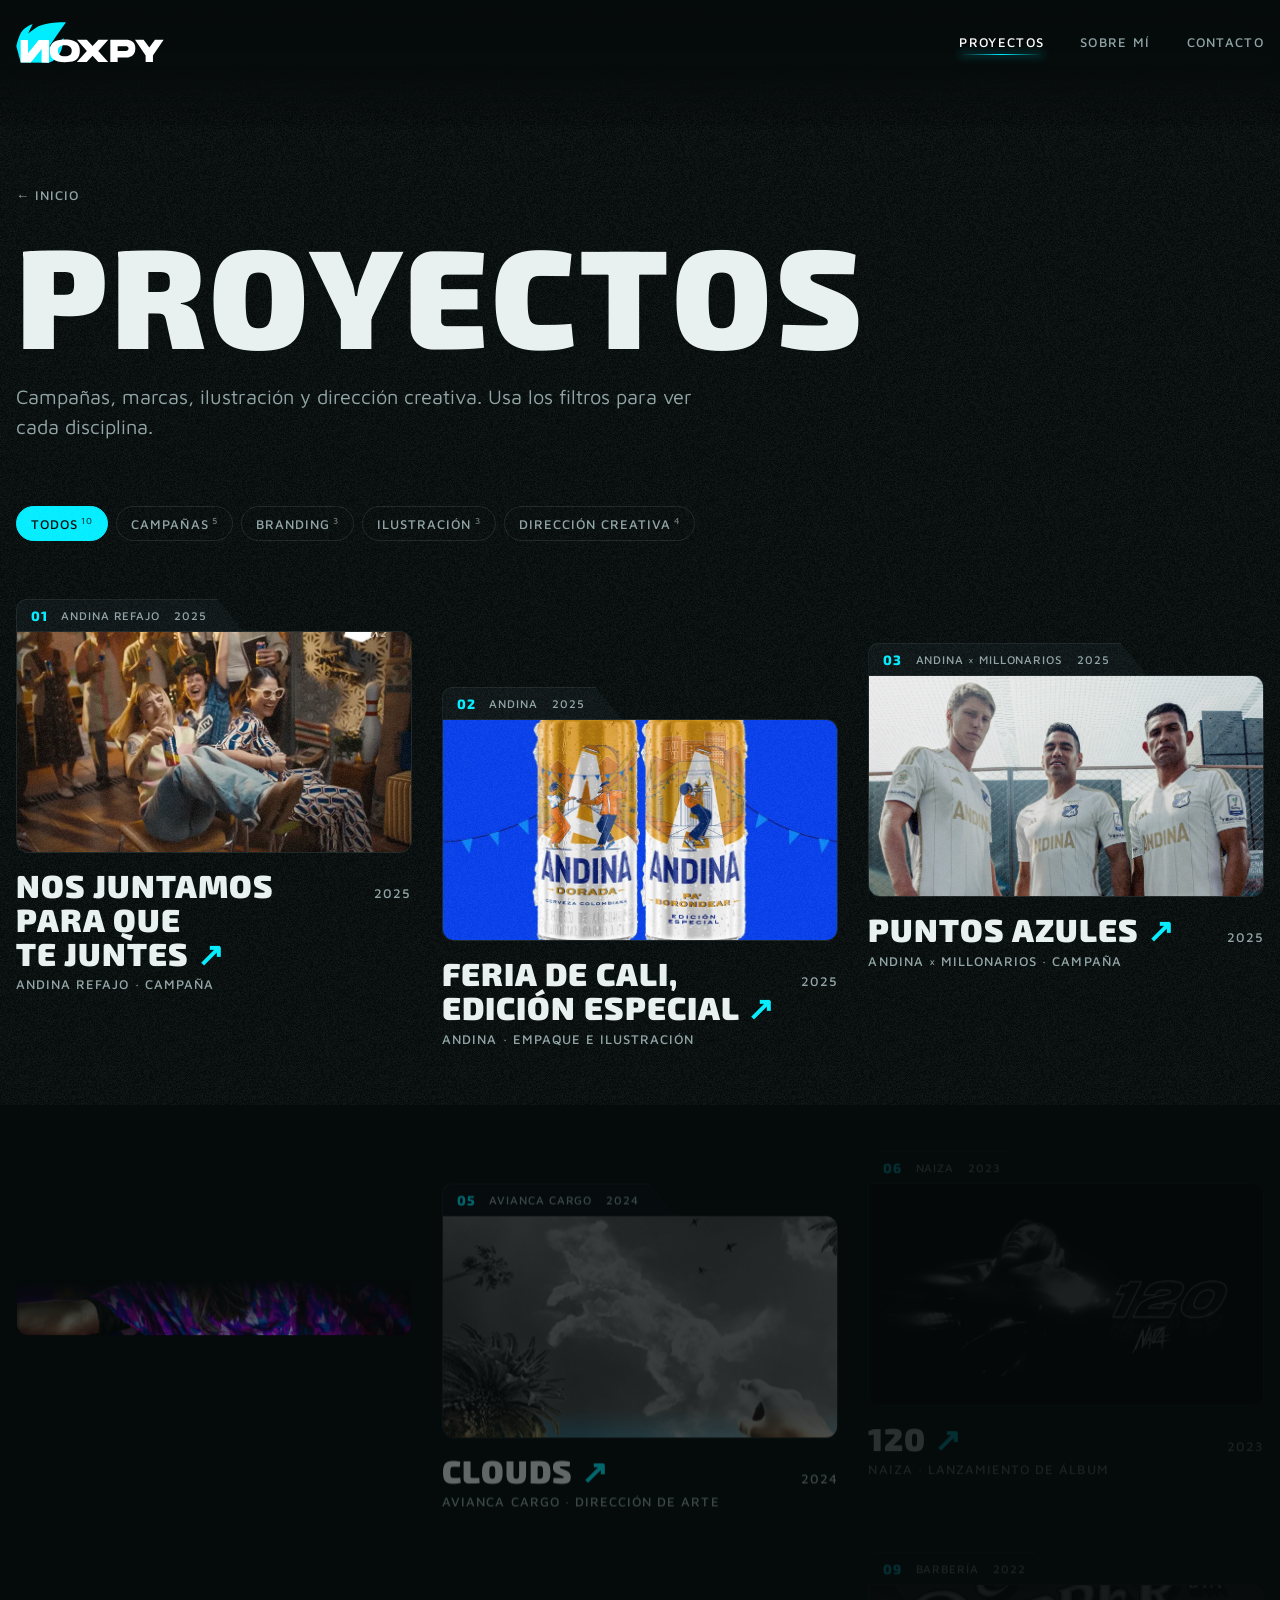
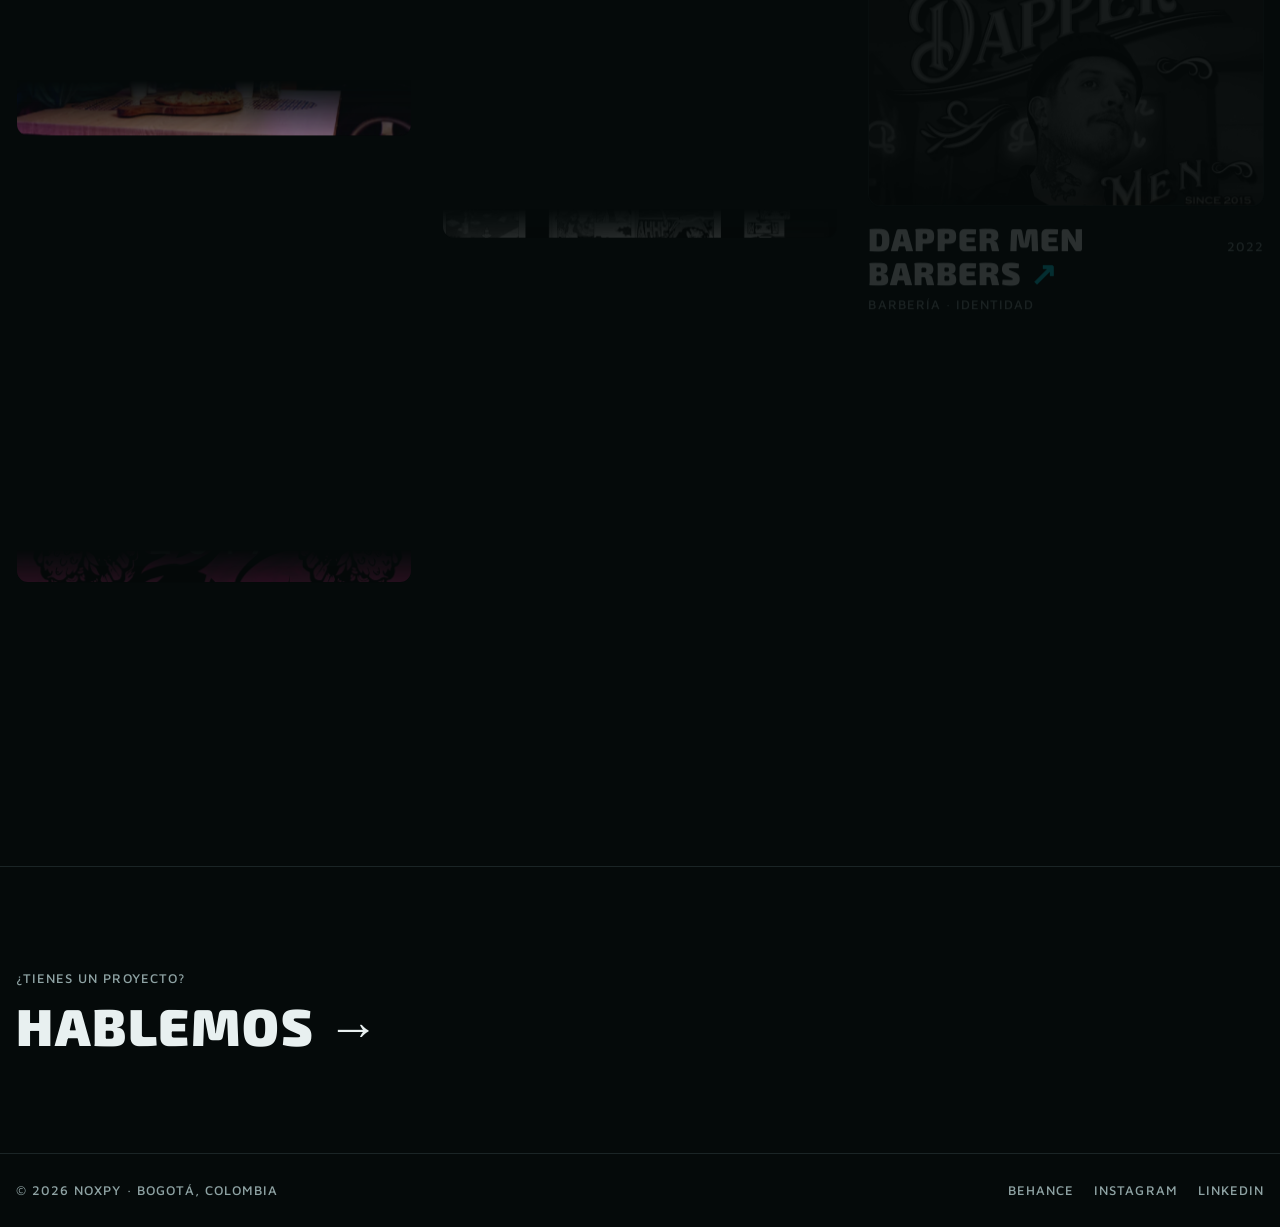
<file: proyectos/index.html>
<!doctype html>
<html lang="es">
<head>
<meta charset="utf-8">
<meta name="viewport" content="width=device-width, initial-scale=1, viewport-fit=cover">
<title>Proyectos de dirección de arte, branding e ilustración · NOXPY</title>
<meta name="description" content="Proyectos de Cristian Patiño (NOXPY): campañas, branding, empaques, ilustración y dirección creativa para Andina, Puntos Colombia, Avianca Cargo, EPM y más.">
<link rel="canonical" href="https://noxpy.com/proyectos/">
<meta name="robots" content="index, follow, max-image-preview:large">
<meta name="author" content="Cristian Patiño">
<meta name="theme-color" content="#050A0A">
<meta name="geo.region" content="CO-DC">
<meta name="geo.placename" content="Bogotá">
<meta property="og:type" content="website">
<meta property="og:site_name" content="NOXPY">
<meta property="og:locale" content="es_CO">
<meta property="og:url" content="https://noxpy.com/proyectos/">
<meta property="og:title" content="Proyectos de dirección de arte, branding e ilustración · NOXPY">
<meta property="og:description" content="Proyectos de Cristian Patiño (NOXPY): campañas, branding, empaques, ilustración y dirección creativa para Andina, Puntos Colombia, Avianca Cargo, EPM y más.">
<meta property="og:image" content="https://noxpy.com/assets/img/og-noxpy.jpg">
<meta property="og:image:width" content="1200">
<meta property="og:image:height" content="630">
<meta property="og:image:alt" content="PORTAFOLIO de Cristian Patiño (NOXPY): dirección de arte, motion e ilustración en Bogotá">
<meta name="twitter:card" content="summary_large_image">
<meta name="twitter:title" content="Proyectos de dirección de arte, branding e ilustración · NOXPY">
<meta name="twitter:description" content="Proyectos de Cristian Patiño (NOXPY): campañas, branding, empaques, ilustración y dirección creativa para Andina, Puntos Colombia, Avianca Cargo, EPM y más.">
<meta name="twitter:image" content="https://noxpy.com/assets/img/og-noxpy.jpg">
<link rel="icon" href="../favicon.ico" sizes="48x48">
<link rel="icon" href="../assets/img/simbolo.svg" type="image/svg+xml">
<link rel="apple-touch-icon" href="../apple-touch-icon.png">
<link rel="manifest" href="../site.webmanifest">
<link rel="preconnect" href="https://fonts.googleapis.com">
<link rel="preconnect" href="https://fonts.gstatic.com" crossorigin>
<!-- Las fuentes no bloquean el primer dibujo de la página (con mala señal la página quedaba en blanco esperándolas) -->
<link rel="preload" as="style" href="https://fonts.googleapis.com/css2?family=Exo+2:wght@700;800;900&family=Maven+Pro:wght@400;500;600&display=swap">
<link rel="stylesheet" href="https://fonts.googleapis.com/css2?family=Exo+2:wght@700;800;900&family=Maven+Pro:wght@400;500;600&display=swap" media="print" onload="this.media='all'">
<noscript><link rel="stylesheet" href="https://fonts.googleapis.com/css2?family=Exo+2:wght@700;800;900&family=Maven+Pro:wght@400;500;600&display=swap"></noscript>
<link rel="stylesheet" href="../assets/css/styles.css?v=202611051100">
<script type="application/ld+json">
{
 "@context": "https://schema.org",
 "@graph": [
  {
   "@type": "CollectionPage",
   "@id": "https://noxpy.com/proyectos/#pagina",
   "url": "https://noxpy.com/proyectos/",
   "name": "Proyectos · NOXPY",
   "inLanguage": "es-CO",
   "isPartOf": {
    "@id": "https://noxpy.com/#sitio"
   },
   "author": {
    "@id": "https://noxpy.com/#cristian"
   },
   "mainEntity": {
    "@type": "ItemList",
    "numberOfItems": 10,
    "itemListElement": [
     {
      "@type": "ListItem",
      "position": 1,
      "item": {
       "@type": "CreativeWork",
       "name": "Nos juntamos para que te juntes",
       "url": "https://www.behance.net/gallery/218897783/Andina-Refajo-Nos-Juntamos-para-que-te-juntes",
       "image": "https://noxpy.com/assets/img/andina-refajo.webp",
       "dateCreated": "2025",
       "creator": {
        "@id": "https://noxpy.com/#cristian"
       },
       "genre": "Campaña",
       "description": "Grupo de amigos celebrando con Refajo Andina en una sala de bolos",
       "sourceOrganization": {
        "@type": "Organization",
        "name": "Andina Refajo"
       }
      }
     },
     {
      "@type": "ListItem",
      "position": 2,
      "item": {
       "@type": "CreativeWork",
       "name": "Feria de Cali, edición especial",
       "url": "https://www.behance.net/gallery/233699121/Andina-Feria-de-Cali-Edicion-Especial",
       "image": "https://noxpy.com/assets/img/andina-feria-cali.webp",
       "dateCreated": "2025",
       "creator": {
        "@id": "https://noxpy.com/#cristian"
       },
       "genre": "Empaque e ilustración",
       "description": "Latas de edición especial Andina para la Feria de Cali sobre fondo azul",
       "sourceOrganization": {
        "@type": "Organization",
        "name": "Andina"
       }
      }
     },
     {
      "@type": "ListItem",
      "position": 3,
      "item": {
       "@type": "CreativeWork",
       "name": "Puntos Azules",
       "url": "https://www.behance.net/gallery/220245487/Andina-Millonarios-Puntos-Azules",
       "image": "https://noxpy.com/assets/img/puntos-azules.webp",
       "dateCreated": "2025",
       "creator": {
        "@id": "https://noxpy.com/#cristian"
       },
       "genre": "Campaña",
       "description": "Tres jugadores de Millonarios con la camiseta blanca patrocinada por Andina, frente a una reja",
       "sourceOrganization": {
        "@type": "Organization",
        "name": "Andina × Millonarios"
       }
      }
     },
     {
      "@type": "ListItem",
      "position": 4,
      "item": {
       "@type": "CreativeWork",
       "name": "GATOZORRO",
       "url": "https://www.behance.net/gallery/119048617/GATOZORRO",
       "image": "https://noxpy.com/assets/img/gatozorro-01.webp",
       "dateCreated": "2024",
       "creator": {
        "@id": "https://noxpy.com/#cristian"
       },
       "genre": "Branding e ilustración",
       "description": "Modelo con chaqueta de patrón ilustrado de GATOZORRO"
      }
     },
     {
      "@type": "ListItem",
      "position": 5,
      "item": {
       "@type": "CreativeWork",
       "name": "Clouds",
       "url": "https://www.behance.net/gallery/185301681/Clouds-Avianca-Cargo",
       "image": "https://noxpy.com/assets/img/avianca-cargo.webp",
       "dateCreated": "2024",
       "creator": {
        "@id": "https://noxpy.com/#cristian"
       },
       "genre": "Dirección de arte",
       "description": "Nube con forma de animal sobre palmeras y una mano que la señala",
       "sourceOrganization": {
        "@type": "Organization",
        "name": "Avianca Cargo"
       }
      }
     },
     {
      "@type": "ListItem",
      "position": 6,
      "item": {
       "@type": "CreativeWork",
       "name": "120",
       "url": "https://www.youtube.com/watch?v=Kd15JfVSAz0",
       "image": "https://noxpy.com/assets/img/naiza-120.webp",
       "dateCreated": "2023",
       "creator": {
        "@id": "https://noxpy.com/#cristian"
       },
       "genre": "Lanzamiento de álbum",
       "description": "Portada del álbum 120 de Naiza, figura iluminada en violeta",
       "sourceOrganization": {
        "@type": "Organization",
        "name": "Naiza"
       }
      }
     },
     {
      "@type": "ListItem",
      "position": 7,
      "item": {
       "@type": "CreativeWork",
       "name": "Mueve tus Puntos",
       "url": "https://www.behance.net/gallery/177823559/Mueve-tus-Puntos-Puntos-Colombia",
       "image": "https://noxpy.com/assets/img/puntos-colombia.webp",
       "dateCreated": "2023",
       "creator": {
        "@id": "https://noxpy.com/#cristian"
       },
       "genre": "Campaña",
       "description": "Pareja comiendo pizza junto a un food truck con letrero de neón",
       "sourceOrganization": {
        "@type": "Organization",
        "name": "Puntos Colombia"
       }
      }
     },
     {
      "@type": "ListItem",
      "position": 8,
      "item": {
       "@type": "CreativeWork",
       "name": "La Liga",
       "url": "https://www.behance.net/gallery/179843493/La-Liga-EPM",
       "image": "https://noxpy.com/assets/img/la-liga-epm.webp",
       "dateCreated": "2023",
       "creator": {
        "@id": "https://noxpy.com/#cristian"
       },
       "genre": "Cómic",
       "description": "Páginas de cómic en blanco y negro de La Liga EPM",
       "sourceOrganization": {
        "@type": "Organization",
        "name": "EPM"
       }
      }
     },
     {
      "@type": "ListItem",
      "position": 9,
      "item": {
       "@type": "CreativeWork",
       "name": "Dapper Men Barbers",
       "url": "https://www.behance.net/gallery/147572203/Dapper-Men-Barbers",
       "image": "https://noxpy.com/assets/img/dapper.webp",
       "dateCreated": "2022",
       "creator": {
        "@id": "https://noxpy.com/#cristian"
       },
       "genre": "Identidad",
       "description": "Logotipo de Dapper Men Barbers en letras de neón sobre un barbero tatuado"
      }
     },
     {
      "@type": "ListItem",
      "position": 10,
      "item": {
       "@type": "CreativeWork",
       "name": "Year of the Rooster",
       "url": "https://www.behance.net/gallery/47842055/Year-of-the-rooster-2017-CreativeMornings-Bog",
       "image": "https://noxpy.com/assets/img/year-of-the-rooster.webp",
       "dateCreated": "2017",
       "creator": {
        "@id": "https://noxpy.com/#cristian"
       },
       "genre": "Ilustración",
       "description": "Ilustración de gallos en negro sobre fondo magenta, Year of the Rooster 2017",
       "sourceOrganization": {
        "@type": "Organization",
        "name": "CreativeMornings Bogotá"
       }
      }
     }
    ]
   }
  },
  {
   "@type": "BreadcrumbList",
   "itemListElement": [
    {
     "@type": "ListItem",
     "position": 1,
     "name": "Inicio",
     "item": "https://noxpy.com/"
    },
    {
     "@type": "ListItem",
     "position": 2,
     "name": "Proyectos",
     "item": "https://noxpy.com/proyectos/"
    }
   ]
  },
  {
   "@type": "Person",
   "@id": "https://noxpy.com/#cristian",
   "name": "Cristian Patiño",
   "alternateName": "NOXPY",
   "url": "https://noxpy.com/",
   "sameAs": [
    "https://www.behance.net/NOXPY",
    "https://www.instagram.com/noxpy/",
    "https://www.linkedin.com/in/cristian-pati%C3%B1o-923b6199/"
   ]
  }
 ]
}
</script>
</head>
<body>
<div class="grain" aria-hidden="true"></div>

<header class="site-header">
  <div class="wrap">
    <a class="brand" href="../"><img src="../assets/img/logo-noxpy-blanco.svg" alt="NOXPY" width="234" height="65"></a>
    <button class="menu-btn" type="button" aria-expanded="false" aria-controls="menu-principal" aria-label="Abrir menú"><span></span><span></span></button>
    <nav class="nav" id="menu-principal" aria-label="Principal">
      <a href="#inicio" aria-current="page">Proyectos</a>
      <a href="../#sobre-mi">Sobre mí</a>
      <a href="../#contacto">Contacto</a>
    </nav>
  </div>
</header>

<main>
  <section class="page-hero" id="inicio">
    <div class="wrap">
      <a class="label" href="../">← Inicio</a>
      <h1 class="titulo">Proyectos</h1>
      <p class="lede">Campañas, marcas, ilustración y dirección creativa. Usa los filtros para ver cada disciplina.</p>
    </div>
  </section>

  <section class="section section--tight" id="proyectos">
    <div class="wrap">
      <div class="section-head">
        <div class="halo" aria-hidden="true"></div>
        <div class="filters" role="group" aria-label="Filtrar proyectos">
          <button class="chip" type="button" data-filter="todos" aria-pressed="true">Todos</button>
          <button class="chip" type="button" data-filter="campana" aria-pressed="false">Campañas</button>
          <button class="chip" type="button" data-filter="branding" aria-pressed="false">Branding</button>
          <button class="chip" type="button" data-filter="ilustracion" aria-pressed="false">Ilustración</button>
          <button class="chip" type="button" data-filter="direccion" aria-pressed="false">Dirección creativa</button>
        </div>
      </div>

      <h2 class="sr-only">Lista de proyectos</h2>
      <ul class="work-grid">
        <li class="card" data-cat="campana direccion">
          <a href="https://www.behance.net/gallery/218897783/Andina-Refajo-Nos-Juntamos-para-que-te-juntes" target="_blank" rel="noopener">
            <div class="card-folder">
              <span class="folder-tab" aria-hidden="true"><b>01</b><span>Andina Refajo</span><i>2025</i></span>
              <figure><img src="../assets/img/andina-refajo.webp" alt="Grupo de amigos celebrando con Refajo Andina en una sala de bolos" width="808" height="632" loading="lazy"></figure>
            </div>
            <div class="card-meta">
              <h3 class="titulo">Nos juntamos para que te juntes <span class="arrow">↗</span></h3>
              <span class="label year">2025</span>
              <span class="label tags">Andina Refajo · Campaña</span>
            </div>
          </a>
        </li>
        <li class="card" data-cat="campana branding">
          <a href="https://www.behance.net/gallery/233699121/Andina-Feria-de-Cali-Edicion-Especial" target="_blank" rel="noopener">
            <div class="card-folder">
              <span class="folder-tab" aria-hidden="true"><b>02</b><span>Andina</span><i>2025</i></span>
              <figure><img src="../assets/img/andina-feria-cali.webp" alt="Latas de edición especial Andina para la Feria de Cali sobre fondo azul" width="808" height="632" loading="lazy"></figure>
            </div>
            <div class="card-meta">
              <h3 class="titulo">Feria de Cali, edición especial <span class="arrow">↗</span></h3>
              <span class="label year">2025</span>
              <span class="label tags">Andina · Empaque e ilustración</span>
            </div>
          </a>
        </li>
        <li class="card" data-cat="campana">
          <a href="https://www.behance.net/gallery/220245487/Andina-Millonarios-Puntos-Azules" target="_blank" rel="noopener">
            <div class="card-folder">
              <span class="folder-tab" aria-hidden="true"><b>03</b><span>Andina × Millonarios</span><i>2025</i></span>
              <figure><img src="../assets/img/puntos-azules.webp" alt="Tres jugadores de Millonarios con la camiseta blanca patrocinada por Andina, frente a una reja" width="1600" height="1067" loading="lazy"></figure>
            </div>
            <div class="card-meta">
              <h3 class="titulo">Puntos Azules <span class="arrow">↗</span></h3>
              <span class="label year">2025</span>
              <span class="label tags">Andina × Millonarios · Campaña</span>
            </div>
          </a>
        </li>
        <li class="card" data-cat="branding ilustracion direccion">
          <a href="https://www.behance.net/gallery/119048617/GATOZORRO" target="_blank" rel="noopener">
            <div class="card-folder">
              <span class="folder-tab" aria-hidden="true"><b>04</b><span>Marca de ropa</span><i>2024</i></span>
              <figure><img src="../assets/img/gatozorro-01.webp" alt="Modelo con chaqueta de patrón ilustrado de GATOZORRO" width="1600" height="1027" loading="lazy"></figure>
            </div>
            <div class="card-meta">
              <h3 class="titulo">GATOZORRO <span class="arrow">↗</span></h3>
              <span class="label year">2024</span>
              <span class="label tags">Marca de ropa · Branding e ilustración</span>
            </div>
          </a>
        </li>
        <li class="card" data-cat="campana direccion">
          <a href="https://www.behance.net/gallery/185301681/Clouds-Avianca-Cargo" target="_blank" rel="noopener">
            <div class="card-folder">
              <span class="folder-tab" aria-hidden="true"><b>05</b><span>Avianca Cargo</span><i>2024</i></span>
              <figure><img src="../assets/img/avianca-cargo.webp" alt="Nube con forma de animal sobre palmeras y una mano que la señala" width="808" height="632" loading="lazy"></figure>
            </div>
            <div class="card-meta">
              <h3 class="titulo">Clouds <span class="arrow">↗</span></h3>
              <span class="label year">2024</span>
              <span class="label tags">Avianca Cargo · Dirección de arte</span>
            </div>
          </a>
        </li>
        <li class="card" data-cat="direccion">
          <a href="https://www.youtube.com/watch?v=Kd15JfVSAz0" target="_blank" rel="noopener" data-video="Kd15JfVSAz0" data-video-titulo="120 · Naiza">
            <div class="card-folder">
              <span class="folder-tab" aria-hidden="true"><b>06</b><span>Naiza</span><i>2023</i></span>
              <figure><img src="../assets/img/naiza-120.webp" alt="Portada del álbum 120 de Naiza, figura iluminada en violeta" width="1600" height="1027" loading="lazy"></figure>
            </div>
            <div class="card-meta">
              <h3 class="titulo">120 <span class="arrow">↗</span></h3>
              <span class="label year">2023</span>
              <span class="label tags">Naiza · Lanzamiento de álbum</span>
            </div>
          </a>
        </li>
        <li class="card" data-cat="campana">
          <a href="https://www.behance.net/gallery/177823559/Mueve-tus-Puntos-Puntos-Colombia" target="_blank" rel="noopener">
            <div class="card-folder">
              <span class="folder-tab" aria-hidden="true"><b>07</b><span>Puntos Colombia</span><i>2023</i></span>
              <figure><img src="../assets/img/puntos-colombia.webp" alt="Pareja comiendo pizza junto a un food truck con letrero de neón" width="808" height="632" loading="lazy"></figure>
            </div>
            <div class="card-meta">
              <h3 class="titulo">Mueve tus Puntos <span class="arrow">↗</span></h3>
              <span class="label year">2023</span>
              <span class="label tags">Puntos Colombia · Campaña</span>
            </div>
          </a>
        </li>
        <li class="card" data-cat="ilustracion">
          <a href="https://www.behance.net/gallery/179843493/La-Liga-EPM" target="_blank" rel="noopener">
            <div class="card-folder">
              <span class="folder-tab" aria-hidden="true"><b>08</b><span>EPM</span><i>2023</i></span>
              <figure><img src="../assets/img/la-liga-epm.webp" alt="Páginas de cómic en blanco y negro de La Liga EPM" width="808" height="632" loading="lazy"></figure>
            </div>
            <div class="card-meta">
              <h3 class="titulo">La Liga <span class="arrow">↗</span></h3>
              <span class="label year">2023</span>
              <span class="label tags">EPM · Cómic</span>
            </div>
          </a>
        </li>
        <li class="card" data-cat="branding">
          <a href="https://www.behance.net/gallery/147572203/Dapper-Men-Barbers" target="_blank" rel="noopener">
            <div class="card-folder">
              <span class="folder-tab" aria-hidden="true"><b>09</b><span>Barbería</span><i>2022</i></span>
              <figure><img src="../assets/img/dapper.webp" alt="Logotipo de Dapper Men Barbers en letras de neón sobre un barbero tatuado" width="808" height="632" loading="lazy"></figure>
            </div>
            <div class="card-meta">
              <h3 class="titulo">Dapper Men Barbers <span class="arrow">↗</span></h3>
              <span class="label year">2022</span>
              <span class="label tags">Barbería · Identidad</span>
            </div>
          </a>
        </li>
        <li class="card" data-cat="ilustracion">
          <a href="https://www.behance.net/gallery/47842055/Year-of-the-rooster-2017-CreativeMornings-Bog" target="_blank" rel="noopener">
            <div class="card-folder">
              <span class="folder-tab" aria-hidden="true"><b>10</b><span>CreativeMornings Bogotá</span><i>2017</i></span>
              <figure><img src="../assets/img/year-of-the-rooster.webp" alt="Ilustración de gallos en negro sobre fondo magenta, Year of the Rooster 2017" width="808" height="632" loading="lazy"></figure>
            </div>
            <div class="card-meta">
              <h3 class="titulo">Year of the Rooster <span class="arrow">↗</span></h3>
              <span class="label year">2017</span>
              <span class="label tags">CreativeMornings Bogotá · Ilustración</span>
            </div>
          </a>
        </li>
      </ul>
          </div>
  </section>

  <section class="next-case">
    <div class="wrap">
      <a href="../#contacto">
        <span class="label">¿Tienes un proyecto?</span>
        <strong class="titulo">Hablemos →</strong>
      </a>
    </div>
  </section>
</main>

<div class="video-modal" hidden role="dialog" aria-modal="true" aria-label="Video del proyecto">
  <div class="video-caja">
    <div class="video-cabeza">
      <p class="label video-titulo"></p>
      <div class="video-acciones">
        <a class="btn video-yt" href="#" target="_blank" rel="noopener">Ver en YouTube ↗</a>
        <button class="btn video-cerrar" type="button">Cerrar</button>
      </div>
    </div>
    <div class="video-marco"></div>
  </div>
</div>

<footer class="site-footer">
  <div class="wrap">
    <span class="label">© <span data-year>2026</span> NOXPY · Bogotá, Colombia</span>
    <ul class="label">
      <li><a href="https://www.behance.net/NOXPY" target="_blank" rel="noopener">Behance</a></li>
      <li><a href="https://www.instagram.com/noxpy/" target="_blank" rel="noopener">Instagram</a></li>
      <li><a href="https://www.linkedin.com/in/cristian-pati%C3%B1o-923b6199/" target="_blank" rel="noopener">LinkedIn</a></li>
    </ul>
  </div>
</footer>

<script src="../assets/vendor/anime.umd.min.js?v=202611051100"></script>
<script src="../assets/js/main.js?v=202611051100"></script>
</body>
</html>
</file>
<file: assets/css/styles.css>
/* NOXPY — portafolio · sistema visual "Soul Cinema"
   Layout: una sola noche. Negro como textura, cian como luz, violeta solo en halos.
   Títulos Exo 2 Black en mayúsculas con tracking amplio; texto y etiquetas en Maven Pro. */
:root {
  --negro: #050a0a;        /* fondo (brandbook, aprox.) */
  --negro-2: #0b1314;      /* superficies */
  --linea: #1b2526;        /* filetes */
  --blanco: #ffffff;
  --texto: #e8f0f0;        /* texto principal, blanco con sesgo hacia el cian */
  --niebla: #8fa3a4;       /* texto secundario */
  --cian: #00edff;         /* acento confirmado */
  --violeta: #7f00ff;      /* solo halos, bordes y luz; nunca texto pequeño */

  --f-titulo: "Exo 2", "Arial Black", "Helvetica Neue", sans-serif;
  --f-texto: "Maven Pro", "Helvetica Neue", Arial, sans-serif;

  --step--1: 0.8125rem;
  --step-0: 1rem;
  --step-1: 1.25rem;
  --step-2: clamp(1.5rem, 2.6vw, 2rem);
  --step-3: clamp(1.9rem, 4.6vw, 3.25rem);
  --step-4: clamp(1.95rem, 6.6vw, 5.5rem);

  --ease: cubic-bezier(.65, 0, .35, 1);  /* ease-in-out del brandbook */
  --dur: .6s;                            /* rango 0.4 a 0.8 s */

  --gutter: max(16px, env(safe-area-inset-left, 0px));
  --gutter-r: max(16px, env(safe-area-inset-right, 0px));
  --wrap: 1320px;

  color-scheme: dark;
}

*, *::before, *::after { box-sizing: border-box; }
[hidden] { display: none !important; }
html { scroll-behavior: smooth; }
body {
  margin: 0;
  background: var(--negro);
  color: var(--texto);
  font: 400 var(--step-0)/1.5 var(--f-texto);
  -webkit-font-smoothing: antialiased;
}
img { max-width: 100%; display: block; }
a { color: inherit; }
:focus-visible { outline: 2px solid var(--cian); outline-offset: 3px; }
::selection { background: var(--cian); color: var(--negro); }

/* Grano: constante en todo el sitio */
.grain {
  position: fixed; inset: -180px; z-index: 30; pointer-events: none;
  opacity: .056;   /* 30% más suave que el .08 original */
  background-size: 180px 180px;
  will-change: transform;   /* se mueve a saltos con transform: la tarjeta gráfica lo desplaza sin redibujar */
}

.wrap {
  max-width: var(--wrap);
  margin-inline: auto;
  padding-left: var(--gutter);
  padding-right: var(--gutter-r);
}

/* Etiquetas y metadatos: Maven Pro Medium */
.label {
  font: 500 var(--step--1)/1.3 var(--f-texto);
  letter-spacing: .08em;
  text-transform: uppercase;
  color: var(--niebla);
}

/* Títulos: Exo 2 Black, mayúsculas, tracking +2 a +5 */
.titulo {
  font-family: var(--f-titulo);
  font-weight: 900;
  text-transform: uppercase;
  letter-spacing: .03em;
  text-wrap: balance;
}

/* ---------- Cabecera ---------- */
body::before {
  content: ""; position: fixed; inset: 0 0 auto; z-index: 41;
  height: env(safe-area-inset-top, 0px); background: var(--negro);
}
.site-header {
  position: sticky; top: env(safe-area-inset-top, 0px); z-index: 40;
  isolation: isolate;
  transition: transform .6s var(--ease), opacity .8s var(--ease);
}
/* Fondo con desvanecido: negro arriba que se disuelve hacia abajo, sin borde duro */
.site-header::before {
  content: ""; position: absolute; inset: 0 0 -44px 0; z-index: -1; pointer-events: none;
  background: linear-gradient(to bottom, color-mix(in srgb, var(--negro) 94%, transparent) 0%, color-mix(in srgb, var(--negro) 78%, transparent) 55%, transparent 100%);
  -webkit-backdrop-filter: blur(12px); backdrop-filter: blur(12px);
  -webkit-mask-image: linear-gradient(to bottom, #000 50%, transparent);
          mask-image: linear-gradient(to bottom, #000 50%, transparent);
}
.site-header .wrap {
  display: flex; align-items: center; justify-content: space-between; gap: 16px;
  padding-block: 22px;
}
/* Logo horizontal: mínimo 120 px de ancho */
.brand { display: block; flex: none; transition: filter .6s var(--ease), transform .6s var(--ease); }
.brand img { width: 148px; height: auto; }
.brand:hover { filter: drop-shadow(0 0 10px color-mix(in srgb, var(--cian) 45%, transparent)); }
.nav { display: flex; gap: clamp(18px, 3vw, 36px); }
.nav a {
  position: relative; padding-block: 6px;
  font: 500 var(--step--1)/1 var(--f-texto); letter-spacing: .1em; text-transform: uppercase;
  text-decoration: none; color: var(--niebla); white-space: nowrap;
  transition: color .5s var(--ease), letter-spacing .5s var(--ease);
}
/* Subrayado de luz que se abre desde el centro */
.nav a::after {
  content: ""; position: absolute; left: 0; right: 0; bottom: 0; height: 1px;
  background: linear-gradient(to right, transparent, var(--cian), transparent);
  box-shadow: 0 0 8px var(--cian);
  transform: scaleX(0); transition: transform .6s var(--ease);
}
.nav a:hover, .nav a:focus-visible, .nav a[aria-current="page"] { color: var(--blanco); }
.nav a:hover::after, .nav a:focus-visible::after, .nav a[aria-current="page"]::after { transform: scaleX(1); }

/* Botón de menú (solo celular): dos líneas que se cruzan en X */
.menu-btn {
  display: none; position: relative; width: 44px; height: 44px; margin-right: -10px;
  background: none; border: 0; cursor: pointer; color: var(--texto);
}
.menu-btn span {
  position: absolute; left: 11px; right: 11px; height: 1.5px; background: currentColor; border-radius: 2px;
  transition: transform .5s var(--ease), top .5s var(--ease), background .4s var(--ease);
}
.menu-btn span:first-child { top: 17px; }
.menu-btn span:last-child { top: 26px; left: 17px; }
.menu-abierto .menu-btn span { background: var(--cian); }
.menu-abierto .menu-btn span:first-child { top: 21px; transform: rotate(45deg); }
.menu-abierto .menu-btn span:last-child { top: 21px; left: 11px; transform: rotate(-45deg); }

@media (max-width: 760px) {
  .site-header .wrap { padding-block: 16px; }
  .brand img { width: 124px; }
  .menu-btn { display: block; }
  /* Acordeón: el menú se despliega debajo del encabezado */
  .nav {
    position: absolute; left: 0; right: 0; top: 100%;
    display: grid; gap: 0;
    padding: 0 max(16px, env(safe-area-inset-right, 0px)) 0 max(16px, env(safe-area-inset-left, 0px));
    max-height: 0; overflow: hidden;
    background: color-mix(in srgb, var(--negro) 96%, transparent);
    -webkit-backdrop-filter: blur(14px); backdrop-filter: blur(14px);
    transition: max-height .7s var(--ease), padding .7s var(--ease);
  }
  .menu-abierto .nav { max-height: 360px; padding-block: 8px 28px; }
  .nav a {
    padding-block: 18px; border-bottom: 1px solid var(--linea);
    font: 800 1.35rem/1 var(--f-titulo); letter-spacing: .04em; color: var(--texto);
    opacity: 0; transform: translateY(-8px);
    transition: opacity .5s var(--ease), transform .5s var(--ease), color .4s var(--ease);
  }
  .nav a::after { bottom: -1px; }
  .menu-abierto .nav a { opacity: 1; transform: none; }
  .menu-abierto .nav a:nth-child(1) { transition-delay: .12s; }
  .menu-abierto .nav a:nth-child(2) { transition-delay: .2s; }
  .menu-abierto .nav a:nth-child(3) { transition-delay: .28s; }
}


/* ---------- Hero: la llama como fuente de luz sobre agua ---------- */
/* El hero queda por encima del grano global; su grano va dentro del shader */
.hero {
  position: relative; z-index: 31; overflow: hidden; isolation: isolate;
  min-height: 100vh; min-height: 100svh;
  display: grid; align-items: end;
  background: var(--negro);
  --mx: 72%; --my: 40%;
}
/* Respaldo sin WebGL: halo neón difuso */
.hero::before {
  content: ""; position: absolute; inset: 0; z-index: -2; pointer-events: none;
  background:
    radial-gradient(22% 30% at 70% 42%, color-mix(in srgb, var(--cian) 24%, transparent), transparent 70%),
    radial-gradient(55% 60% at 70% 42%, color-mix(in srgb, var(--violeta) 30%, transparent), transparent 72%);
}
.hero.has-webgl::before { display: none; }
.hero canvas {
  position: absolute; inset: 0; z-index: -1;
  width: 100%; height: 100%; display: block; pointer-events: none;
}
/* Fondo: montaje de proyectos en duotono (assets/js/montaje.js) */
.hero canvas.hero-montaje {
  inset: -6%; width: 112%; height: 112%;   /* margen para el empuje de cámara y el paralaje */
  background: var(--negro); will-change: transform; transform-origin: 50% 50%;
}
/* Velo para que el texto se lea: oscuro a la izquierda y abajo, más abierto a la derecha */
.hero-velo {
  position: absolute; inset: 0; z-index: -1; pointer-events: none;
  background:
    linear-gradient(to right, rgba(5, 10, 10, .88) 0%, rgba(5, 10, 10, .62) 38%, rgba(5, 10, 10, .28) 70%, rgba(5, 10, 10, .4) 100%),
    linear-gradient(to top, rgba(5, 10, 10, .92) 0%, rgba(5, 10, 10, 0) 38%),
    linear-gradient(to bottom, rgba(5, 10, 10, .7) 0%, rgba(5, 10, 10, 0) 22%);
}
@media (max-width: 760px) {
  .hero-velo { background: linear-gradient(to top, rgba(5, 10, 10, .95) 0%, rgba(5, 10, 10, .7) 45%, rgba(5, 10, 10, .45) 100%); }
}
/* Título PORTAFOLIO en el centro del banner, con la misma luz que los textos:
   desfase RGB (#df00f7 / cian), halation cálida y bloom amplio */
.hero-marca {
  position: absolute; inset: 0; z-index: 0; pointer-events: none;
  display: flex; flex-direction: column; align-items: center; justify-content: center; gap: clamp(12px, 1.6vw, 22px);
  padding-bottom: 16vh;   /* un poco por encima del centro, lejos del titular */
}
.hero-marca-luz { position: relative; }
/* PORTAFOLIO deformado por la estela del cursor (assets/js/montaje.js): mismo brillo que el logo */
.hero .marca-deformada { position: absolute; inset: auto; z-index: 1; display: none; pointer-events: none; }
.hero .hero-marca-luz.deformando img { visibility: hidden; }
.hero .hero-marca-luz.deformando .marca-deformada { display: block; }
.hero-marca img, .marca-deformada {
  filter:
    drop-shadow(-1.5px 0 0 rgba(223, 0, 247, .55))
    drop-shadow(1.5px 0 0 rgba(0, 220, 255, .55))
    drop-shadow(0 0 1px rgba(255, 140, 90, .55))
    drop-shadow(0 0 14px rgba(255, 255, 255, .28))
    drop-shadow(0 0 42px rgba(160, 170, 255, .25));
}
.hero-marca img { display: block; width: clamp(130px, 21.6vw, 346px); height: auto; }
@media (max-width: 760px) {
  .hero-marca img { width: 40.5vw; }
}
@media (prefers-reduced-motion: no-preference) {
  /* Entra con un glitch rápido: cortes horizontales, saltos y desfase RGB marcado */
  .hero-marca { animation: marca-glitch .7s steps(1) .05s both; }   /* lo primero que entra en la portada */
  @keyframes marca-glitch {
    0% { opacity: 0; }
    8% { opacity: 1; transform: translateX(-14px) skewX(-10deg); clip-path: inset(42% 0 40% 0); filter: drop-shadow(-7px 0 #df00f7) drop-shadow(7px 0 #00edff); }
    18% { opacity: 1; transform: translateX(12px); clip-path: inset(8% 0 68% 0); filter: drop-shadow(6px 0 #df00f7) drop-shadow(-6px 0 #00edff); }
    28% { opacity: .35; transform: translateX(-6px) skewX(8deg); clip-path: inset(62% 0 6% 0); }
    38% { opacity: 1; transform: translateX(5px); clip-path: inset(0 0 48% 0); filter: drop-shadow(-4px 0 #df00f7) drop-shadow(4px 0 #00edff); }
    46% { opacity: 0; }
    54% { opacity: 1; transform: translateX(-3px); clip-path: inset(24% 0 18% 0); filter: drop-shadow(3px 0 #df00f7) drop-shadow(-3px 0 #00edff); }
    66% { opacity: 1; transform: translateX(2px); clip-path: inset(0); filter: drop-shadow(-2px 0 #df00f7) drop-shadow(2px 0 #00edff); }
    76% { opacity: .6; transform: none; }
    86%, 100% { opacity: 1; transform: none; clip-path: inset(0); filter: none; }
  }
  /* Y salta de vez en cuando como el titular: un fallo de proyección */
  .hero-marca-luz { animation: desfase 7s steps(1) infinite 1.3s; }
}

/* Cuando la portada sale de pantalla sus animaciones se pausan; al volver siguen donde iban */
.hero.fuera, .hero.fuera * { animation-play-state: paused !important; }

/* Grano propio del hero: entre la escena y el texto, nunca encima del texto */
.hero-grain {
  position: absolute; inset: -12%; z-index: 0; pointer-events: none;
  opacity: .063; background-size: 180px 180px;   /* 30% más suave que el .09 original */
  will-change: transform;
}
@media (prefers-reduced-motion: no-preference) {
  .hero-grain { animation: grano .8s steps(5) infinite; }
  @keyframes grano {
    0% { transform: translate(0, 0); } 20% { transform: translate(-6%, 4%); } 40% { transform: translate(5%, -5%); }
    60% { transform: translate(-3%, -4%); } 80% { transform: translate(6%, 3%); } 100% { transform: translate(0, 0); }
  }
}

/* El sujeto: aparece solo donde cae la linterna (sigue al cursor) */
.hero-sujeto {
  position: absolute; z-index: 1; bottom: 0;
  right: max(2vw, calc((100% - var(--wrap)) / 2));
  height: min(92%, 980px); aspect-ratio: 1059 / 1253;
  pointer-events: none;
  /* Linterna: un óvalo de luz inclinado 25°, más una penumbra mínima y el fundido de la base.
     JS mueve el óvalo con --lx/--ly (en px) */
  --lw: 560px; --lx: 0px; --ly: 0px;
  -webkit-mask-image:
    url("data:image/svg+xml,%3Csvg xmlns='http://www.w3.org/2000/svg' viewBox='0 0 200 200'%3E%3Cdefs%3E%3CradialGradient id='g'%3E%3Cstop offset='0' stop-color='%23fff'/%3E%3Cstop offset='.45' stop-color='%23fff' stop-opacity='.88'/%3E%3Cstop offset='1' stop-color='%23fff' stop-opacity='0'/%3E%3C/radialGradient%3E%3C/defs%3E%3Cellipse cx='100' cy='100' rx='96' ry='52' transform='rotate(-25 100 100)' fill='url(%23g)'/%3E%3C/svg%3E"),
    linear-gradient(rgba(0,0,0,.1), rgba(0,0,0,.1)),
    linear-gradient(to top, transparent 0%, #000 30%);
  -webkit-mask-size: var(--lw) var(--lw), 100% 100%, 100% 100%;
  -webkit-mask-position: var(--lx) var(--ly), 0 0, 0 0;
  -webkit-mask-repeat: no-repeat;
  -webkit-mask-composite: source-over, source-in;
          mask-image:
    url("data:image/svg+xml,%3Csvg xmlns='http://www.w3.org/2000/svg' viewBox='0 0 200 200'%3E%3Cdefs%3E%3CradialGradient id='g'%3E%3Cstop offset='0' stop-color='%23fff'/%3E%3Cstop offset='.45' stop-color='%23fff' stop-opacity='.88'/%3E%3Cstop offset='1' stop-color='%23fff' stop-opacity='0'/%3E%3C/radialGradient%3E%3C/defs%3E%3Cellipse cx='100' cy='100' rx='96' ry='52' transform='rotate(-25 100 100)' fill='url(%23g)'/%3E%3C/svg%3E"),
    linear-gradient(rgba(0,0,0,.1), rgba(0,0,0,.1)),
    linear-gradient(to top, transparent 0%, #000 30%);
          mask-size: var(--lw) var(--lw), 100% 100%, 100% 100%;
          mask-position: var(--lx) var(--ly), 0 0, 0 0;
          mask-repeat: no-repeat;
          mask-composite: add, intersect;
  transition: opacity 1.6s var(--ease);
}
.hero-sujeto img { width: 100%; height: 100%; object-fit: contain; object-position: bottom; display: block; }
.en-intro .hero-sujeto { opacity: 0; }
/* Con WebGL, el sujeto se pinta dentro de la escena (agua, volumen, bruma delante); el img queda de respaldo */
.sujeto-en-escena .hero-sujeto { visibility: hidden; }
@media (max-width: 760px) {
  .hero-sujeto { right: 50%; transform: translateX(50%); height: 62%; bottom: 30%; }
}

.hero-grid {
  position: relative; z-index: 2; width: 100%; will-change: transform;
  display: grid; gap: 22px; align-content: end;
  min-height: 100vh; min-height: 100svh;
  padding-block: clamp(96px, 14vh, 160px) clamp(28px, 5vh, 56px);
}
.hero h1 {
  margin: 0;
  /* Diagramación centrada bajo PORTAFOLIO: dos líneas del mismo ancho que el logo, justificadas
     (el espacio sobrante se reparte entre las palabras) */
  /* Texto protagonista: el ancho lo da «Creativo por naturaleza.» y «Rebelde en el diseño.» se justifica a ese ancho */
  width: fit-content; max-width: 94vw;
  font-size: min(clamp(36px, 3.36vw, 54px), 5.4vw); line-height: 1.1;
  letter-spacing: .04em;
  text-align: justify; text-align-last: justify; text-wrap: nowrap;
}
.hero h1 .linea { display: block; white-space: nowrap; text-align-last: justify; }
.hero h1 .linea:not(.linea--luz) { font-weight: 200; letter-spacing: .07em; }
.hero h1 .linea--luz { color: var(--cian); }

/* Halation y bloom: la luz se desborda alrededor del texto como en película.
   Bloom: halo amplio del color de la letra. Halation: filo cálido muy cercano.
   Desfase RGB: el rojo y el azul se corren un par de píxeles a cada lado. */
.hero h1 .linea:not(.linea--luz), .hero-eyebrow, .manifiesto {
  text-shadow:
    -1.5px 0 rgba(223, 0, 247, .45),
    1.5px 0 rgba(0, 220, 255, .45),
    0 0 1px rgba(255, 140, 90, .55),
    0 0 14px rgba(255, 255, 255, .28),
    0 0 42px rgba(160, 170, 255, .22);
}
.hero h1 .linea--luz {
  /* Rojo más cerca de la letra y desenfocado (~10%): se siente como aberración, no como sombra */
  text-shadow:
    -1px 0 3px rgba(223, 0, 247, .32),
    1px 0 3px rgba(120, 90, 255, .32),
    0 0 1px rgba(255, 160, 110, .4),
    0 0 18px color-mix(in srgb, var(--cian) 50%, transparent),
    0 0 60px color-mix(in srgb, var(--cian) 30%, transparent);
}
/* De vez en cuando el desfase salta un instante, como un fallo de proyección */
@media (prefers-reduced-motion: no-preference) {
  .hero h1 { animation: desfase 7s steps(1) infinite; }
  @keyframes desfase {
    0%, 92%, 96%, 100% { transform: none; filter: none; }
    93% { transform: translateX(-1px); filter: drop-shadow(1.5px 0 1px rgba(223, 0, 247, .35)) drop-shadow(-1.5px 0 1px rgba(0, 230, 255, .35)); }
    94.5% { transform: translateX(.5px); filter: drop-shadow(-1px 0 1px rgba(223, 0, 247, .25)); }
  }
}

/* Nombre en Quién soy: mismo halation, bloom y desfase RGB que el titular del inicio */
/* Cada letra sube un poco al encenderse; el nombre entero sube y se enfoca mientras se escribe */
.nombre-tipeo .tch {
  display: inline-block; white-space: pre;
  transform: translateY(.35em);
  transition: opacity .3s var(--ease), transform .55s var(--ease);
}
.nombre-tipeo .tch.on { transform: none; }
.nombre-tipeo {
  transition: filter .45s var(--ease), transform .45s var(--ease);
  text-shadow:
    -1.5px 0 rgba(223, 0, 247, .45),
    1.5px 0 rgba(0, 220, 255, .45),
    0 0 1px rgba(255, 140, 90, .55),
    0 0 14px rgba(255, 255, 255, .28),
    0 0 42px rgba(160, 170, 255, .22);
}

/* Escritura a máquina: cada letra ya ocupa su lugar, solo se enciende */
.tch { opacity: 0; }
.tch.on { opacity: 1; }
.tch.cursor { position: relative; }
.tch.cursor::after, .caret {
  content: ""; display: inline-block;
  width: .07em; min-width: 2px; height: .9em;
  background: var(--cian); vertical-align: -0.08em;
  animation: parpadeo 1s steps(1) infinite;
}
.tch.cursor::after { position: absolute; left: calc(100% + .06em); top: .05em; }
.caret { margin-left: .08em; }
@keyframes parpadeo { 50% { opacity: 0; } }
.hero-eyebrow { margin: 0; color: var(--texto); text-align: center; }
/* Símbolo en la portada: la N dentro de la llama, con degradado en movimiento.
   Glow óptico, bloom (halo amplio) y halation (filo cálido) */
.hero-llama { position: relative; width: clamp(64px, 7vw, 104px); margin-top: clamp(14px, 3vh, 36px); }   /* centrada, debajo del manifiesto */
.hero-llama svg { position: relative; z-index: 1; display: block; width: 100%; height: auto; overflow: visible; }
/* Halo (bloom y halation): pre-calculado como imagen detrás de la llama. La llama cambia en cada cuadro;
   si el brillo se calculara encima de ella, el navegador lo redibujaría sin parar. Aquí solo cambia su opacidad */
.llama-halos { position: absolute; inset: 0; z-index: 0; pointer-events: none; }
.llama-halos img, .halo-llama {
  position: absolute; left: 50%; top: 50%; transform: translate(-50%, -50%);
}
.llama-halos img { width: 403.85%; max-width: none; height: auto; will-change: opacity; }
.halo-llama { width: 100%; height: 100%; }
.halo-n, .halo-b, .halo-c { opacity: 0; }
/* Mientras la portada espera el turno de la N, el halo tampoco se ve */
.hero[data-espera-n] .llama-halos { opacity: 0; }
/* Entrada: la N aparece sola con un parpadeo (flicker) de 0,3 s; enseguida salta la chispa
   y el estallido de fuego (chispa, llama y brasas) que vive en el SVG */
@media (prefers-reduced-motion: no-preference) {
  .hero-llama .llama-n { animation: n-entra .3s linear both; }
  @keyframes n-entra {
    0% { opacity: 0; } 14% { opacity: 1; } 28% { opacity: .1; } 42% { opacity: 1; }
    56% { opacity: .3; } 70% { opacity: 1; } 85% { opacity: .55; } 100% { opacity: 1; }
  }
  /* El halo de la N parpadea con ella y cede el lugar al de la llama cuando estalla */
  .hero.n-viva .halo-n { animation: halo-n 2.2s linear both; }
  @keyframes halo-n {
    0% { opacity: 0; } 1.9% { opacity: 1; } 3.8% { opacity: .1; } 5.7% { opacity: 1; } 7.6% { opacity: .3; }
    9.5% { opacity: 1; } 11.6% { opacity: .55; } 13.6%, 73% { opacity: 1; } 100% { opacity: 0; }
  }
  .hero.n-viva .halo-llama { animation: halo-entra 1.2s ease-out 1s both; }   /* llega cuando el estallido ya cubrió la llama */
  @keyframes halo-entra { from { opacity: 0; } to { opacity: 1; } }
  /* Halo como el de la referencia: azul profundo pegado a la forma y un anillo #ff007a/#df00f7 afuera, respirando */
  .hero.n-viva .halo-a { animation: halo-a 11s ease-in-out infinite; }
  .hero.n-viva .halo-b { animation: halo-b 11s ease-in-out infinite; }
  .hero.n-viva .halo-c { animation: halo-c 11s ease-in-out infinite; }
  @keyframes halo-a { 0%, 100% { opacity: 1; } 35%, 70% { opacity: 0; } }
  @keyframes halo-b { 0%, 70%, 100% { opacity: 0; } 35% { opacity: 1; } }
  @keyframes halo-c { 0%, 35%, 100% { opacity: 0; } 70% { opacity: 1; } }
}




/* Manifiesto corto: se escribe y se borra, una línea a la vez */
.manifiesto { margin: 0; font: 600 clamp(1rem, 1.5vw, 1.4rem)/1.2 var(--f-titulo); min-height: 1.2em; text-align: center; }
.m-tipeo { white-space: nowrap; }
.caret { display: none; }
.is-tipeando .caret { display: inline-block; }
.hero-foot {
  display: flex; flex-wrap: wrap; align-items: center; justify-content: space-between; gap: 16px 40px;
  padding-top: 18px; border-top: 1px solid color-mix(in srgb, var(--texto) 14%, transparent);
}
.actions { display: flex; flex-wrap: wrap; gap: 12px; }

/* Celular: la portada se apila en orden (textos centrados arriba, nombre y botones abajo) en vez de
   superponerse, así nada se toca aunque la pantalla sea baja (iPhone SE) */
@media (max-width: 760px) {
  .hero { display: flex; flex-direction: column; align-items: stretch; }
  .hero-marca {
    position: relative; inset: auto; flex: 1 0 auto;
    justify-content: center; gap: 12px;
    padding: clamp(92px, 15svh, 140px) 16px 28px;
  }
  .hero-llama { width: clamp(52px, 15vw, 72px); margin-top: 6px; }
  .hero-grid { min-height: 0; padding-top: 0; gap: 16px; }
}
/* Pantallas táctiles: grano quieto y del tamaño de la pantalla, sin el grano extra del banner
   (el montaje ya trae el suyo): menos capas grandes en la memoria de la tarjeta gráfica */
@media (pointer: coarse) {
  .grain { inset: 0; will-change: auto; }
  .hero-grain { display: none; }
}

.sr-only {
  position: absolute; width: 1px; height: 1px; padding: 0; margin: -1px;
  overflow: hidden; clip: rect(0 0 0 0); white-space: nowrap; border: 0;
}

/* ---------- Intro: el logo sale de la bruma (primera visita de la sesión) ---------- */
.site-header { transition: opacity .8s var(--ease), transform .8s var(--ease); }
.en-intro .site-header { opacity: 0; transform: translateY(-100%); pointer-events: none; }
.en-intro .hero::before { opacity: 0; }
.intro-saltar {
  position: absolute; z-index: 3;
  right: max(16px, env(safe-area-inset-right, 0px)); bottom: calc(20px + env(safe-area-inset-bottom, 0px));
  padding: 10px 14px; border: 1px solid var(--linea); border-radius: 999px;
  background: color-mix(in srgb, var(--negro) 60%, transparent); color: var(--niebla); cursor: pointer;
  transition: color .4s var(--ease), border-color .4s var(--ease), opacity .4s var(--ease);
}
.intro-saltar:hover { color: var(--cian); border-color: var(--cian); }

.btn {
  display: inline-flex; align-items: center; gap: 10px;
  padding: 13px 20px;
  font: 500 .875rem/1 var(--f-texto); letter-spacing: .08em; text-transform: uppercase;
  text-decoration: none;
  border: 1px solid var(--linea); border-radius: 999px;
  background: transparent; color: var(--texto); cursor: pointer;
  transition: background .4s var(--ease), border-color .4s var(--ease), color .4s var(--ease), box-shadow .4s var(--ease);
}
.btn:hover { border-color: var(--cian); color: var(--cian); }
.btn--solid { background: var(--cian); color: var(--negro); border-color: var(--cian); }
.btn--solid:hover { background: var(--blanco); border-color: var(--blanco); color: var(--negro); box-shadow: 0 0 32px color-mix(in srgb, var(--cian) 45%, transparent); }

/* ---------- Clientes ---------- */
.clients {
  border-block: 1px solid var(--linea); background: var(--negro);
  display: grid; gap: 14px; padding-block: 20px 22px;
}
.clients-titulo { margin: 0; text-align: center; font-size: .7rem; color: var(--niebla); }
/* Cinta: las agencias pasan de derecha a izquierda y se difuminan al entrar y al salir */
.clients-cinta {
  overflow: hidden;
  -webkit-mask-image: linear-gradient(to right, transparent, #000 18%, #000 82%, transparent);
          mask-image: linear-gradient(to right, transparent, #000 18%, #000 82%, transparent);
}
.clients-pista { display: flex; width: max-content; margin: 0; padding: 0; list-style: none; }
.clients-pista li {
  position: relative; padding-inline: clamp(24px, 3vw, 44px);
  font: 800 var(--step-1)/1.2 var(--f-titulo); letter-spacing: .03em; text-transform: uppercase;
  color: var(--niebla); white-space: nowrap;
}
/* Barrita que divide cada agencia */
.clients-pista li::after {
  content: ""; position: absolute; right: 0; top: 50%; width: 1px; height: .9em;
  background: color-mix(in srgb, var(--cian) 55%, transparent); transform: translateY(-50%);
}
@media (prefers-reduced-motion: no-preference) {
  .clients-pista.en-marcha { animation: cinta var(--duracion, 30s) linear infinite; will-change: transform; }
  .clients-cinta:hover .clients-pista { animation-play-state: paused; }
  @keyframes cinta { to { transform: translate3d(-50%, 0, 0); } }
}
@media (prefers-reduced-motion: reduce) {
  .clients-pista { flex-wrap: wrap; justify-content: center; width: auto; }
}

/* ---------- Secciones ---------- */
.section { padding-block: clamp(64px, 9vw, 120px); }
.section-head {
  position: relative;
  display: flex; flex-wrap: wrap; align-items: end; justify-content: space-between;
  gap: 20px 40px; margin-bottom: clamp(32px, 5vw, 56px);
}
.section-head h2, .about h2 { margin: 0; font-size: var(--step-3); line-height: 1; }
/* Destello de halo al entrar a una sección */
.halo {
  position: absolute; left: -10%; top: 50%; width: 60%; height: 220%;
  transform: translateY(-50%); pointer-events: none; z-index: -1; opacity: 0;
  background: radial-gradient(closest-side, color-mix(in srgb, var(--cian) 30%, transparent), color-mix(in srgb, var(--violeta) 18%, transparent) 55%, transparent);
  filter: blur(20px);
}

/* Filtros */
.filters { display: flex; flex-wrap: wrap; gap: 8px; }
.chip {
  padding: 9px 14px;
  font: 500 var(--step--1)/1 var(--f-texto); letter-spacing: .08em; text-transform: uppercase;
  color: var(--niebla); background: transparent;
  border: 1px solid var(--linea); border-radius: 999px; cursor: pointer;
  transition: color .4s var(--ease), border-color .4s var(--ease), background .4s var(--ease);
}
.chip:hover { color: var(--cian); border-color: var(--cian); }
.chip[aria-pressed="true"] { color: var(--negro); background: var(--cian); border-color: var(--cian); }
.chip sup { font-size: .7em; margin-left: 3px; opacity: .7; }

/* Rejilla de trabajos: dos columnas con la segunda desplazada; tres escalonadas en pantalla completa */
.work-grid {
  display: grid; grid-template-columns: 1fr; gap: 48px;
  list-style: none; margin: 0; padding: 0;
}
@media (min-width: 760px) {
  .work-grid { grid-template-columns: 1fr 1fr; column-gap: clamp(24px, 4vw, 64px); row-gap: 72px; padding-bottom: 96px; }
  .work-grid .card.is-offset { margin-top: 96px; margin-bottom: -96px; }
}
/* Pantalla completa: tres columnas escalonadas; la tercera sube a medio camino entre la primera y la segunda */
@media (min-width: 1200px) {
  .work-grid { grid-template-columns: repeat(3, 1fr); column-gap: clamp(24px, 2.4vw, 48px); padding-bottom: 88px; }
  .work-grid .card[data-col="1"] { margin-top: 88px; margin-bottom: -88px; }
  .work-grid .card[data-col="2"] { margin-top: 44px; margin-bottom: -44px; }
}
.card a { display: grid; gap: 16px; text-decoration: none; }
.card figure {
  position: relative;
  margin: 0; overflow: hidden; background: var(--negro-2);
  aspect-ratio: 16 / 9; max-width: 100%;
}
/* Al pasar el cursor: una luz azul crece desde abajo, como una linterna que sube */
.card figure::before {
  content: ""; position: absolute; inset: 0; z-index: 1; pointer-events: none;
  background:
    radial-gradient(70% 55% at 50% 100%, color-mix(in srgb, var(--cian) 55%, transparent), transparent 70%),
    radial-gradient(110% 80% at 50% 115%, color-mix(in srgb, var(--violeta) 45%, transparent), transparent 70%);
  mix-blend-mode: screen;
  opacity: 0; transform: translateY(35%) scaleY(.6); transform-origin: 50% 100%;
  transition: opacity .7s var(--ease), transform .9s var(--ease);
}
/* Filo de luz en la base, que se abre desde el centro */
.card figure::after {
  content: ""; position: absolute; left: 0; right: 0; bottom: 0; height: 2px; z-index: 2; pointer-events: none;
  background: linear-gradient(to right, transparent, var(--cian) 30%, var(--cian) 70%, transparent);
  box-shadow: 0 0 18px 2px color-mix(in srgb, var(--cian) 60%, transparent);
  transform: scaleX(0); transition: transform .8s var(--ease);
}
.card a:hover figure::before, .card a:focus-visible figure::before { opacity: 1; transform: none; }
.card a:hover figure::after, .card a:focus-visible figure::after { transform: scaleX(1); }
.card h3 { transition: color .6s var(--ease); }
.card a:hover h3, .card a:focus-visible h3 { color: var(--blanco); }
.card-folder { position: relative; margin-top: 34px; }
.card .folder-tab { height: 32px; padding: 0 36px 0 14px; font-size: .72rem; }
.card .folder-tab b { font-size: .85rem; }
.card figure { border: 1px solid var(--linea); border-radius: 0 12px 12px 12px; }
.card a:hover .folder-tab, .card a:focus-visible .folder-tab { color: var(--texto); }
.card a:hover .folder-tab::before, .card a:focus-visible .folder-tab::before { transform: scaleX(1); }
.folder-tab::before { transition: transform .8s var(--ease); }
.card img {
  width: 100%; height: 100%; object-fit: cover;   /* recorta sin deformar */
  transition: transform 1.2s var(--ease), filter .8s var(--ease);
  filter: saturate(.92);
  /* El color sube de abajo hacia arriba sobre la copia en blanco y negro */
  --rev: 135%;
  -webkit-mask-image: linear-gradient(to top, #000 calc(var(--rev) - 35%), transparent var(--rev));
          mask-image: linear-gradient(to top, #000 calc(var(--rev) - 35%), transparent var(--rev));
}
.card .card-bn {
  position: absolute; inset: 0; z-index: 0; width: 100%; height: 100%; object-fit: cover;
  -webkit-mask-image: none; mask-image: none;
  filter: grayscale(1) brightness(.55) contrast(1.05);
}
.card figure img:not(.card-bn) { position: relative; z-index: 0; }
.card a:hover img, .card a:focus-visible img { transform: scale(1.025); filter: saturate(1.05); }
.card-meta {
  display: grid; grid-template-columns: 1fr auto; gap: 6px 16px; align-items: baseline;
}
.card h3 {
  margin: 0; min-width: 0;
  font-size: var(--step-2); line-height: 1.05;
}
.card .year { font-variant-numeric: tabular-nums; }
.card .tags { grid-column: 1 / -1; }
.card .arrow { display: inline-block; transition: transform .4s var(--ease); color: var(--cian); }
.card a:hover .arrow { transform: translate(4px, -4px); }
.card[hidden] { display: none !important; }

/* ---------- Sobre mí ---------- */
.about .wrap { display: grid; gap: 40px; }
@media (min-width: 900px) {
  .about .wrap { grid-template-columns: 5fr 7fr; align-items: start; }
}
.about-body { display: grid; gap: 32px; min-width: 0; align-content: start; }
.about-head { display: grid; gap: 16px; align-content: start; }
.about-foto {
  position: relative; margin: 16px 0 0; overflow: hidden; border-radius: 4px;
  aspect-ratio: 4 / 5; max-width: 420px; background: var(--negro-2);
}
.about-foto img { width: 100%; height: 100%; object-fit: cover; }
/* La foto se revela con un barrido de luz en diagonal (25°) al entrar en pantalla */
.about-foto img {
  -webkit-mask-image: linear-gradient(115deg, #000 42%, rgba(0,0,0,.08) 58%);
          mask-image: linear-gradient(115deg, #000 42%, rgba(0,0,0,.08) 58%);
  -webkit-mask-size: 320% 100%; mask-size: 320% 100%;
  -webkit-mask-position: 0% 0; mask-position: 0% 0;
  transition: -webkit-mask-position 2.2s var(--ease), mask-position 2.2s var(--ease), transform 1.2s var(--ease), filter 1.2s var(--ease);
}
.about-foto.por-revelar img { -webkit-mask-position: 100% 0; mask-position: 100% 0; }
/* Filo de luz cian que recorre el borde izquierdo al pasar el cursor */
.about-foto::after {
  content: ""; position: absolute; left: 0; top: 0; bottom: 0; width: 2px;
  background: linear-gradient(to bottom, transparent, var(--cian), transparent);
  box-shadow: 0 0 16px var(--cian);
  transform: scaleY(0); transition: transform 1s var(--ease);
}
.about-foto:hover::after { transform: scaleY(1); }
.about-foto:hover img { transform: scale(1.03); filter: brightness(1.08) saturate(1.1); }
.services-titulo { margin: 8px 0 -16px; color: var(--cian); }
.about-body p { margin: 0; max-width: 62ch; font-size: var(--step-1); line-height: 1.5; color: var(--niebla); }
.about-body p:first-child { color: var(--texto); }
/* Qué puedo hacer por ti: un bloque por disciplina con sus herramientas como etiquetas */
.skills {
  display: grid; grid-template-columns: 1fr; gap: 1px;
  background: var(--linea); border: 1px solid var(--linea); border-radius: 0 12px 12px 12px; overflow: hidden;
}
.skill {
  display: grid; gap: 10px; align-content: start; padding: 22px 20px 24px;
  background: var(--negro);
  transition: background .5s var(--ease);
}
.skill:hover { background: var(--negro-2); }
@media (min-width: 560px) and (max-width: 1099px) {
  .skills { grid-template-columns: 1fr 1fr; }
  .skill:last-child:nth-child(odd) { grid-column: 1 / -1; }   /* el bloque suelto ocupa todo el ancho */
}
/* En pantalla grande las cinco disciplinas van en una sola fila, a todo el ancho */
@media (min-width: 1100px) { .skills { grid-template-columns: repeat(5, 1fr); } }
/* Qué puedo hacer por ti ocupa todo el ancho de la página, debajo de Quién soy */
.about-servicios { grid-column: 1 / -1; display: grid; gap: 24px; min-width: 0; }
.about-servicios .services-titulo { margin: 0; }
.skill b { font: 800 1rem/1.2 var(--f-titulo); letter-spacing: .04em; text-transform: uppercase; color: var(--texto); }
.skill > span { color: var(--niebla); font-size: .95rem; line-height: 1.45; }
.tools { display: flex; flex-wrap: wrap; gap: 8px; margin: 6px 0 0; padding: 0; list-style: none; }
.tools li {
  padding: 6px 12px; border: 1px solid color-mix(in srgb, var(--cian) 45%, transparent); border-radius: 999px;
  font: 500 .75rem/1 var(--f-texto); letter-spacing: .08em; text-transform: uppercase; color: var(--cian);
  transition: background .4s var(--ease), color .4s var(--ease);
}
.skill:hover .tools li { background: color-mix(in srgb, var(--cian) 12%, transparent); }

/* ---------- Contacto ---------- */
.contact { position: relative; overflow: hidden; isolation: isolate; border-top: 1px solid var(--linea); }
/* Ondas de color: gradiente lento y de bajo contraste, lejos del texto */
.contact::before {
  content: ""; position: absolute; inset: auto -20% -60% 30%; height: 120%; z-index: -1; pointer-events: none;
  background:
    radial-gradient(50% 50% at 40% 50%, color-mix(in srgb, var(--violeta) 30%, transparent), transparent 70%),
    radial-gradient(40% 40% at 70% 40%, color-mix(in srgb, var(--cian) 16%, transparent), transparent 70%);
  filter: blur(30px);
}
@media (prefers-reduced-motion: no-preference) {
  .contact::before { animation: ondas 18s var(--ease) infinite alternate; }
  @keyframes ondas { to { transform: translate(-8%, -6%) scale(1.15) rotate(6deg); } }
}
.contact .wrap { display: grid; gap: 40px; padding-block: clamp(72px, 10vw, 140px); }
.contact h2 { margin: 0; font-size: clamp(1.6rem, 4.4vw, 3.7rem); line-height: 1; max-width: 13ch; }   /* 33% más pequeño */
.contact h2 em { font-style: normal; color: var(--cian); display: inline-block; font-size: .8em; }   /* 20% más pequeño */
.contact h2 .ligero { display: block; font-size: .6em; font-weight: 200; letter-spacing: .07em; margin-bottom: .15em; }   /* 40% más pequeño que «Hablemos.» */

/* Redes: tres enlaces grandes; al pasar el cursor, la luz azul sube desde abajo */
.redes {
  display: grid; grid-template-columns: repeat(auto-fit, minmax(220px, 1fr));
  gap: 12px; margin: 8px 0 0; padding: 0; list-style: none;
}
.redes a {
  position: relative; overflow: hidden; isolation: isolate;
  display: grid; grid-template-columns: 1fr auto; align-items: end; gap: 4px 16px;
  padding: 22px 22px 20px; min-height: 120px;
  border: 1px solid var(--linea); border-radius: 0 12px 12px 12px;
  text-decoration: none; color: var(--texto);
  background: color-mix(in srgb, var(--negro-2) 70%, transparent);
  transition: border-color .6s var(--ease), color .6s var(--ease);
}
.redes a::before {
  content: ""; position: absolute; inset: 0; z-index: -1;
  background:
    radial-gradient(80% 70% at 50% 110%, color-mix(in srgb, var(--cian) 40%, transparent), transparent 70%),
    radial-gradient(120% 90% at 50% 130%, color-mix(in srgb, var(--violeta) 45%, transparent), transparent 70%);
  opacity: 0; transform: translateY(40%); transition: opacity .7s var(--ease), transform .9s var(--ease);
}
.redes a:hover, .redes a:focus-visible { border-color: color-mix(in srgb, var(--cian) 60%, transparent); }
.redes a:hover::before, .redes a:focus-visible::before { opacity: 1; transform: none; }
.red-nombre { grid-column: 1; font: 800 var(--step-2)/1 var(--f-titulo); letter-spacing: .03em; text-transform: uppercase; }
.red-usuario { grid-column: 1; grid-row: 2; font: 500 var(--step--1)/1.3 var(--f-texto); letter-spacing: .08em; text-transform: uppercase; color: var(--niebla); }
.red-flecha { grid-column: 2; grid-row: 1 / span 2; align-self: start; font-size: 1.4rem; color: var(--cian); transition: transform .5s var(--ease); }
.redes a:hover .red-flecha, .redes a:focus-visible .red-flecha { transform: translate(4px, -4px); }
/* Contacto: sin datos a la vista, solo dos botones que llevan a WhatsApp o al correo */
.contact-botones { display: flex; flex-wrap: wrap; gap: 12px; }
.btn--grande { padding: 18px 28px; font-size: 1rem; }
.btn--grande span { transition: transform .5s var(--ease); }
.btn--grande:hover span, .btn--grande:focus-visible span { transform: translate(3px, -3px); }
@media (max-width: 560px) {
  .contact-botones .btn { flex: 1 1 100%; justify-content: center; }
}

/* ---------- Pie ---------- */
.site-footer .wrap {
  display: flex; flex-wrap: wrap; justify-content: space-between; align-items: center; gap: 16px;
  padding-block: 28px; border-top: 1px solid var(--linea);
}
.site-footer ul { display: flex; gap: 20px; margin: 0; padding: 0; list-style: none; }
.site-footer a { text-decoration: none; }
.site-footer a:hover { color: var(--cian); }

/* ---------- Página de caso ---------- */
.case-hero .wrap { display: grid; gap: 28px; padding-block: clamp(48px, 8vw, 104px) 40px; }
.case-hero h1 { margin: 0; font-size: var(--step-4); line-height: .98; }
.case-hero .lede { margin: 0; max-width: 52ch; font-size: var(--step-1); line-height: 1.5; color: var(--niebla); }
.case-hero a.label { text-decoration: none; }
.case-hero a.label:hover { color: var(--cian); }
.case-cover { margin: 0; }
.case-cover img { width: 100%; height: auto; }

.specs {
  display: grid; grid-template-columns: repeat(auto-fit, minmax(160px, 1fr));
  margin: 0; border-bottom: 1px solid var(--linea);
}
.specs div { padding: 20px 16px 20px 0; border-top: 1px solid var(--linea); min-width: 0; }
.specs dt { margin-bottom: 6px; }
.specs dd { margin: 0; font-weight: 500; }

.case-story { display: grid; gap: 56px; }
.story-block { display: grid; gap: 16px; }
@media (min-width: 900px) {
  .story-block { grid-template-columns: 4fr 8fr; gap: 40px; }
}
.story-block h2 { margin: 0; font-size: var(--step-2); line-height: 1.1; }
.story-block p { margin: 0; max-width: 62ch; font-size: 1.125rem; color: var(--niebla); }
.story-block p + p { margin-top: 1em; }

.gallery { display: grid; gap: clamp(12px, 2vw, 24px); }
@media (min-width: 760px) {
  .gallery { grid-template-columns: 1fr 1fr; }
  .gallery .wide { grid-column: 1 / -1; }
}
.gallery figure { margin: 0; }
.gallery img { width: 100%; height: 100%; object-fit: cover; }

.next-case { border-top: 1px solid var(--linea); }
.next-case a {
  display: grid; gap: 12px; padding-block: clamp(56px, 8vw, 104px); text-decoration: none;
}
.next-case strong { font-size: var(--step-3); line-height: 1; transition: color .4s var(--ease); }
.next-case a:hover strong { color: var(--cian); }

@media (prefers-reduced-motion: reduce) {
  html { scroll-behavior: auto; }
  .card img, .card .arrow, .card figure::after { transition: none; }
}

/* ---------- Destacados: pantalla completa, apilados ---------- */
.featured { position: relative; }
.featured-head {
  display: flex; flex-wrap: wrap; justify-content: space-between; align-items: baseline; gap: 12px 24px;
  padding-block: clamp(40px, 6vw, 72px) 24px;
}
.featured-head h2 { margin: 0; color: var(--cian); }
.featured-head a { text-decoration: none; transition: color .4s var(--ease); }
.featured-head a:hover { color: var(--cian); }

/* Cada destacado es una carpeta de expediente que se queda pegada; la siguiente la cubre */
.feature {
  position: sticky; top: 0;
  height: 100vh; height: 100svh; min-height: 560px;
  padding: calc(84px + 46px) clamp(12px, 2.4vw, 40px) clamp(12px, 2.4vw, 40px);
}
.folder {
  position: relative; height: 100%;
  transform-origin: 50% 0%;
  will-change: transform;
}
/* Apilado (con JS y movimiento): un escenario fijo donde cada carpeta sube y cubre a la anterior */
.feature-stack.carrusel { position: relative; }
.feature-stage {
  position: sticky; top: 0; overflow: hidden;
  height: 100vh; height: 100svh; min-height: 560px;
}
.carrusel .feature {
  position: absolute; inset: 0; height: auto; min-height: 0;
  pointer-events: none;
}
.carrusel .feature { padding: var(--hdr, 84px) 0 0; }
/* Al frente, la carpeta ocupa toda la pantalla bajo el encabezado; mientras se mueve, se redondea y proyecta sombra.
   Todo lo que cambia cuadro a cuadro es transform u opacity: la tarjeta gráfica lo mueve sin redibujar la página */
.carrusel .feature-inner {
  pointer-events: auto;
  border: 0; border-radius: 0; overflow: hidden;
  background: var(--negro);
}
.carrusel .folder.en-movimiento .feature-inner { border-radius: 18px; }
/* Marco oscuro sobre el borde de la carpeta, por dentro y por fuera: al escalar la carpeta, la foto (que va en
   su propia capa) se asoma un píxel fuera del recorte y se veía como una línea clara; este marco la tapa */
.carrusel .folder::after {
  content: ""; position: absolute; inset: -2px; z-index: 3; pointer-events: none;
  border: 4px solid var(--negro); border-radius: 2px; transform: translateZ(0);
}
.carrusel .folder.en-movimiento::after { border-radius: 20px; }
.folder-sombra {
  position: absolute; inset: 0; z-index: -1; pointer-events: none;
  border-radius: 18px; box-shadow: 0 -24px 60px rgba(0, 0, 0, .7);
  opacity: 0; will-change: opacity;
}
/* Versión desenfocada de la foto (pre-calculada): aparece con opacidad cuando la carpeta se va hacia atrás */
.feature-media .feature-blur { position: absolute; inset: 0; opacity: 0; }
/* La pestaña cuelga del borde superior de la carpeta y viaja pegada a él */
.carrusel .folder-tab {
  top: 0; bottom: auto; left: clamp(16px, 2.4vw, 40px); z-index: 4;
  border: 1px solid var(--linea); border-top: 0; border-radius: 0 0 0 10px;
  clip-path: polygon(0 0, 100% 0, calc(100% - 26px) 100%, 0 100%);
}
/* Pestaña marcada: número, cliente y año */
.folder-tab {
  position: absolute; left: 0; bottom: 100%;
  display: inline-flex; align-items: center; gap: 14px;
  height: 38px; padding: 0 42px 0 16px; max-width: 80%;
  background: var(--negro-2);
  border: 1px solid var(--linea); border-bottom: 0;
  border-radius: 10px 0 0 0;
  clip-path: polygon(0 0, calc(100% - 26px) 0, 100% 100%, 0 100%);
  font: 500 var(--step--1)/1 var(--f-texto); letter-spacing: .08em; text-transform: uppercase;
  color: var(--niebla); white-space: nowrap;
  opacity: calc(1 - var(--c, 0) * 3);   /* la pestaña se apaga cuando la carpeta queda cubierta */
}
.folder-tab b { font: 800 .95rem/1 var(--f-titulo); color: var(--cian); letter-spacing: .04em; }
.folder-tab span { overflow: hidden; text-overflow: ellipsis; }
.folder-tab i { font-style: normal; font-variant-numeric: tabular-nums; }
/* Marca de la carpeta: una línea cian que se enciende cuando el proyecto queda revelado */
.folder-tab::before {
  content: ""; position: absolute; left: 0; top: 0; height: 2px; width: calc(100% - 26px);
  background: var(--cian); box-shadow: 0 0 12px var(--cian);
  transform: scaleX(var(--p, 0)); transform-origin: left;
}
.feature-inner {
  position: relative; display: block; height: 100%; overflow: hidden;
  color: var(--texto); text-decoration: none;
  background: var(--negro-2);
  border: 1px solid var(--linea);
  border-radius: 0 14px 14px 14px;
  backface-visibility: hidden;
}
/* La imagen entra ya a todo color */
.feature-media {
  position: absolute; inset: 0; overflow: hidden; background: var(--negro);
}
.feature-media img {
  width: 100%; height: 100%; object-fit: cover;
  object-position: var(--foco, 50% 50%);   /* encuadre por proyecto: el sujeto queda libre del texto */
  transform: scale(1.1);
  will-change: transform;
}
/* Sombra para leer el texto: solo negro, ninguna textura encima del texto */
.feature-media::after {
  /* Un poco más grande que la foto y en su propia capa: así el recorte de la tarjeta gráfica no deja
     un filo de foto sin oscurecer en los bordes mientras la carpeta se mueve */
  content: ""; position: absolute; inset: -3px; pointer-events: none; transform: translateZ(0);
  background:
    linear-gradient(to top, var(--negro) 0%, color-mix(in srgb, var(--negro) 72%, transparent) 26%, color-mix(in srgb, var(--negro) 20%, transparent) 55%, transparent 75%),
    linear-gradient(to right, color-mix(in srgb, var(--negro) 60%, transparent), transparent 58%),
    radial-gradient(120% 90% at 50% 40%, transparent 55%, color-mix(in srgb, var(--negro) 55%, transparent));
}
/* Penumbra del proyecto que queda debajo: crece desde arriba, donde cae el siguiente */
.feature-shade {
  position: absolute; inset: -3px; z-index: 3; pointer-events: none; opacity: 0; will-change: opacity;
  background: linear-gradient(to bottom, rgba(0, 0, 0, .55), rgba(0, 0, 0, .9));
}
.feature-copy {
  position: absolute; left: 0; right: 0; bottom: 0; z-index: 1;
  display: grid; gap: 18px;
  padding-block: 0 clamp(32px, 6vw, 72px);
  will-change: transform, opacity;
}
.feature-index span { color: var(--cian); }
.feature-title {
  margin: 0;
  font-size: clamp(2.3rem, 7vw, 6.5rem); line-height: .94;
  max-width: 18ch;
  text-shadow: 0 2px 40px color-mix(in srgb, var(--negro) 60%, transparent);
}
.feature-title .ch { display: inline-block; transform-origin: 0 100%; }
.feature-title .mask { display: inline-block; overflow: hidden; vertical-align: top; padding-bottom: .08em; }
.feature-meta { display: flex; flex-wrap: wrap; align-items: center; gap: 10px 28px; }
.feature-meta .label { color: var(--texto); }
.feature-cta { margin-left: auto; }
.feature-inner:hover .feature-cta, .feature-inner:focus-visible .feature-cta {
  background: var(--blanco); border-color: var(--blanco);
  box-shadow: 0 0 32px color-mix(in srgb, var(--cian) 45%, transparent);
}
@media (max-width: 640px) {
  .feature-cta { margin-left: 0; }
  .feature-meta { gap: 8px 18px; }
}

/* Cursor "Ver": anillo fino con vidrio oscuro (solo mouse) */
.cursor-ver {
  position: fixed; left: 0; top: 0; z-index: 45; pointer-events: none;
  display: grid; place-items: center;
  width: 64px; height: 64px; margin: -32px 0 0 -32px; border-radius: 50%;
  border: 1px solid color-mix(in srgb, var(--cian) 80%, transparent);
  background: color-mix(in srgb, var(--negro) 55%, transparent);
  color: var(--blanco);
  font: 500 .6875rem/1 var(--f-texto); letter-spacing: .14em; text-transform: uppercase;
  opacity: 0; transform: translate3d(-200px, -200px, 0) scale(0);
  transition: opacity .5s var(--ease), background .4s var(--ease);
}
.cursor-ver span { transition: opacity .3s var(--ease); }
.cursor-ver.is-on { opacity: 1; }
.cursor-ver.is-punto { background: var(--cian); }
.cursor-ver.is-punto span { opacity: 0; }

/* ---------- Página de proyectos ---------- */
/* Al volver al título desde el menú, el scroll llega hasta arriba del todo */
.page-hero { scroll-margin-top: 120px; }
.page-hero .wrap { display: grid; gap: 24px; padding-block: clamp(48px, 8vw, 104px) 0; }
.page-hero h1 { margin: 0; font-size: clamp(2.6rem, 11vw, 9rem); line-height: .92; }
.page-hero a.label { text-decoration: none; }
.page-hero a.label:hover { color: var(--cian); }
.page-hero .lede { margin: 0; max-width: 52ch; font-size: var(--step-1); color: var(--niebla); }
.section--tight { padding-top: clamp(40px, 5vw, 64px); }
.more { display: flex; justify-content: center; padding-top: clamp(40px, 6vw, 72px); }

@media (prefers-reduced-motion: reduce) {
  .feature { position: relative; }
  .feature-media img { transform: none; }
  .cursor-ver { display: none; }
}

/* ---------- Video en ventana (proyectos con video) ---------- */
.video-modal {
  position: fixed; inset: 0; z-index: 70;
  display: grid; place-items: center;
  padding: max(16px, env(safe-area-inset-top, 0px)) max(16px, env(safe-area-inset-right, 0px)) max(16px, env(safe-area-inset-bottom, 0px)) max(16px, env(safe-area-inset-left, 0px));
  background: color-mix(in srgb, var(--negro) 88%, transparent);
  backdrop-filter: blur(6px);
}
.video-caja { width: min(1100px, 100%); display: grid; gap: 14px; }
.video-cabeza { display: flex; flex-wrap: wrap; justify-content: space-between; align-items: center; gap: 12px; }
.video-titulo { margin: 0; color: var(--texto); }
.video-acciones { display: flex; gap: 8px; flex-wrap: wrap; }
.video-marco {
  position: relative; aspect-ratio: 16 / 9; max-width: 100%;
  border: 1px solid var(--linea); border-radius: 0 12px 12px 12px; overflow: hidden; background: #000;
}
.video-marco iframe { position: absolute; inset: 0; width: 100%; height: 100%; border: 0; }
</file>
